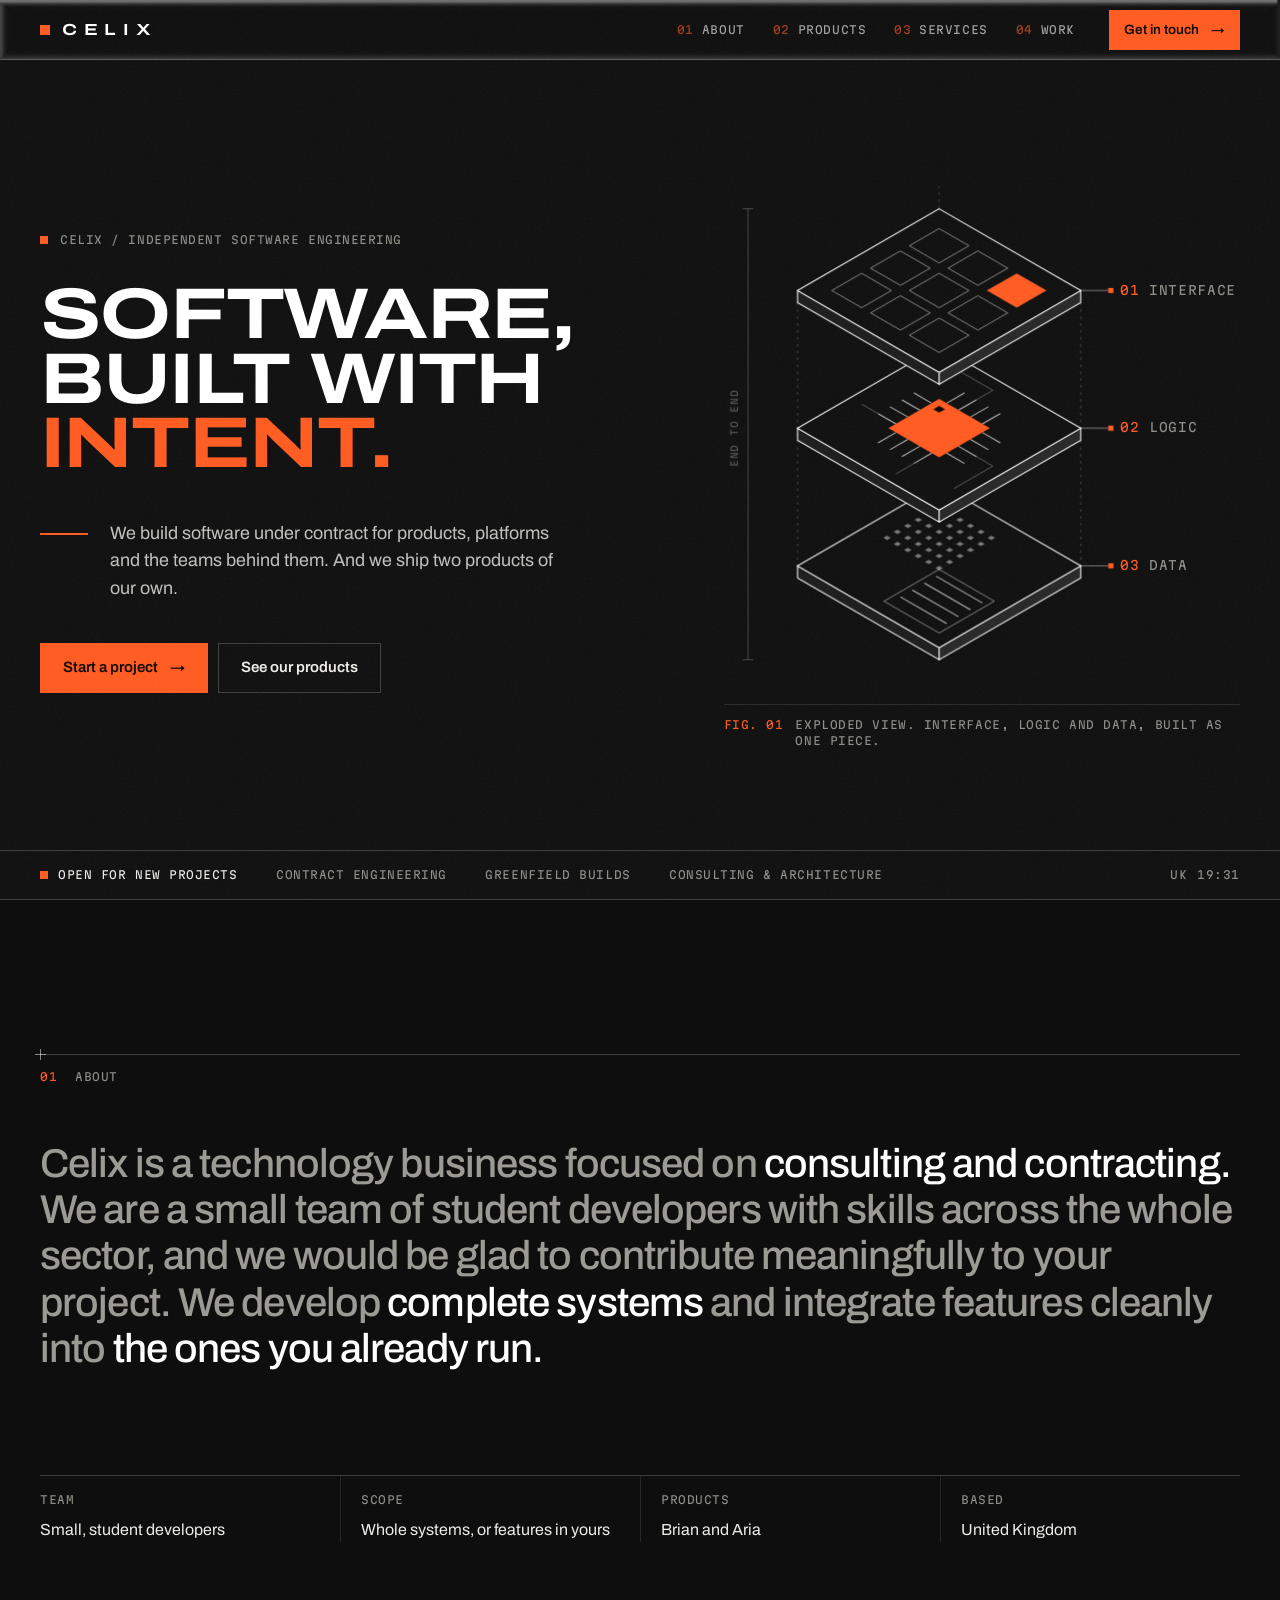
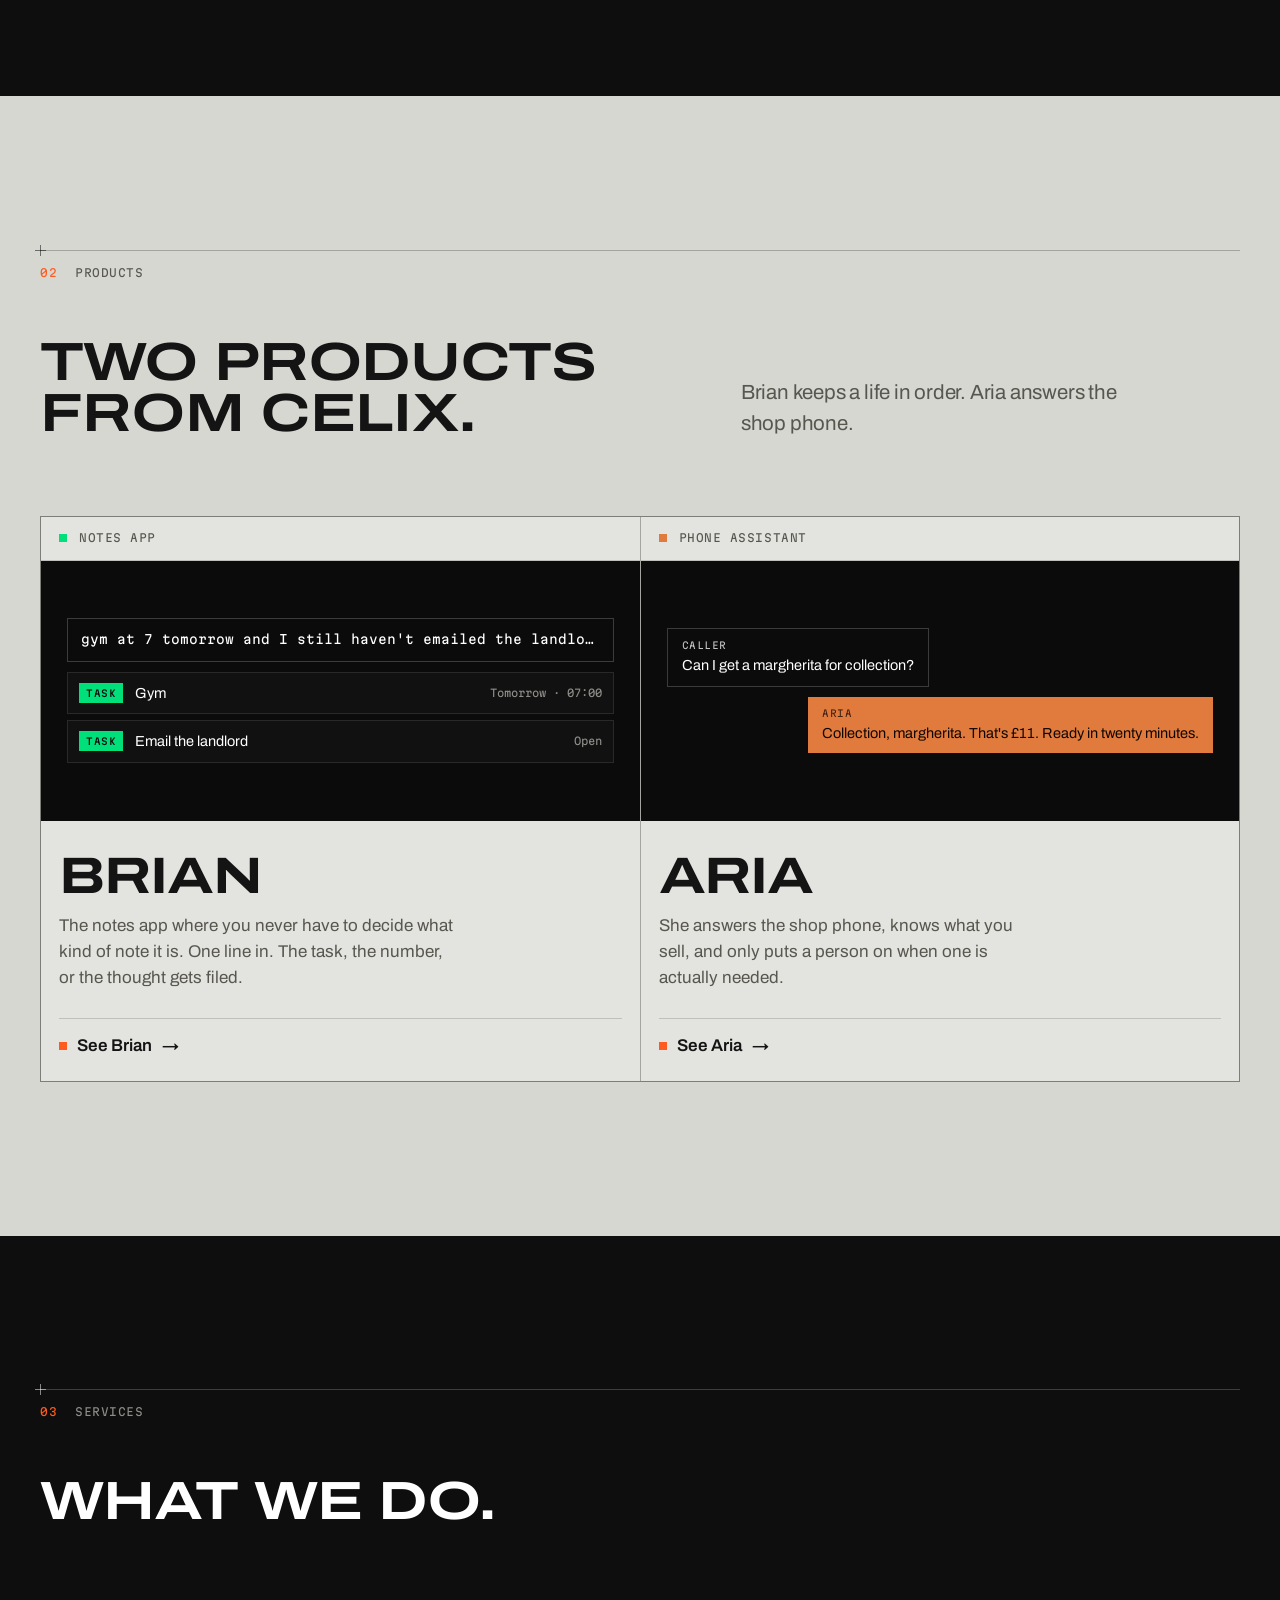
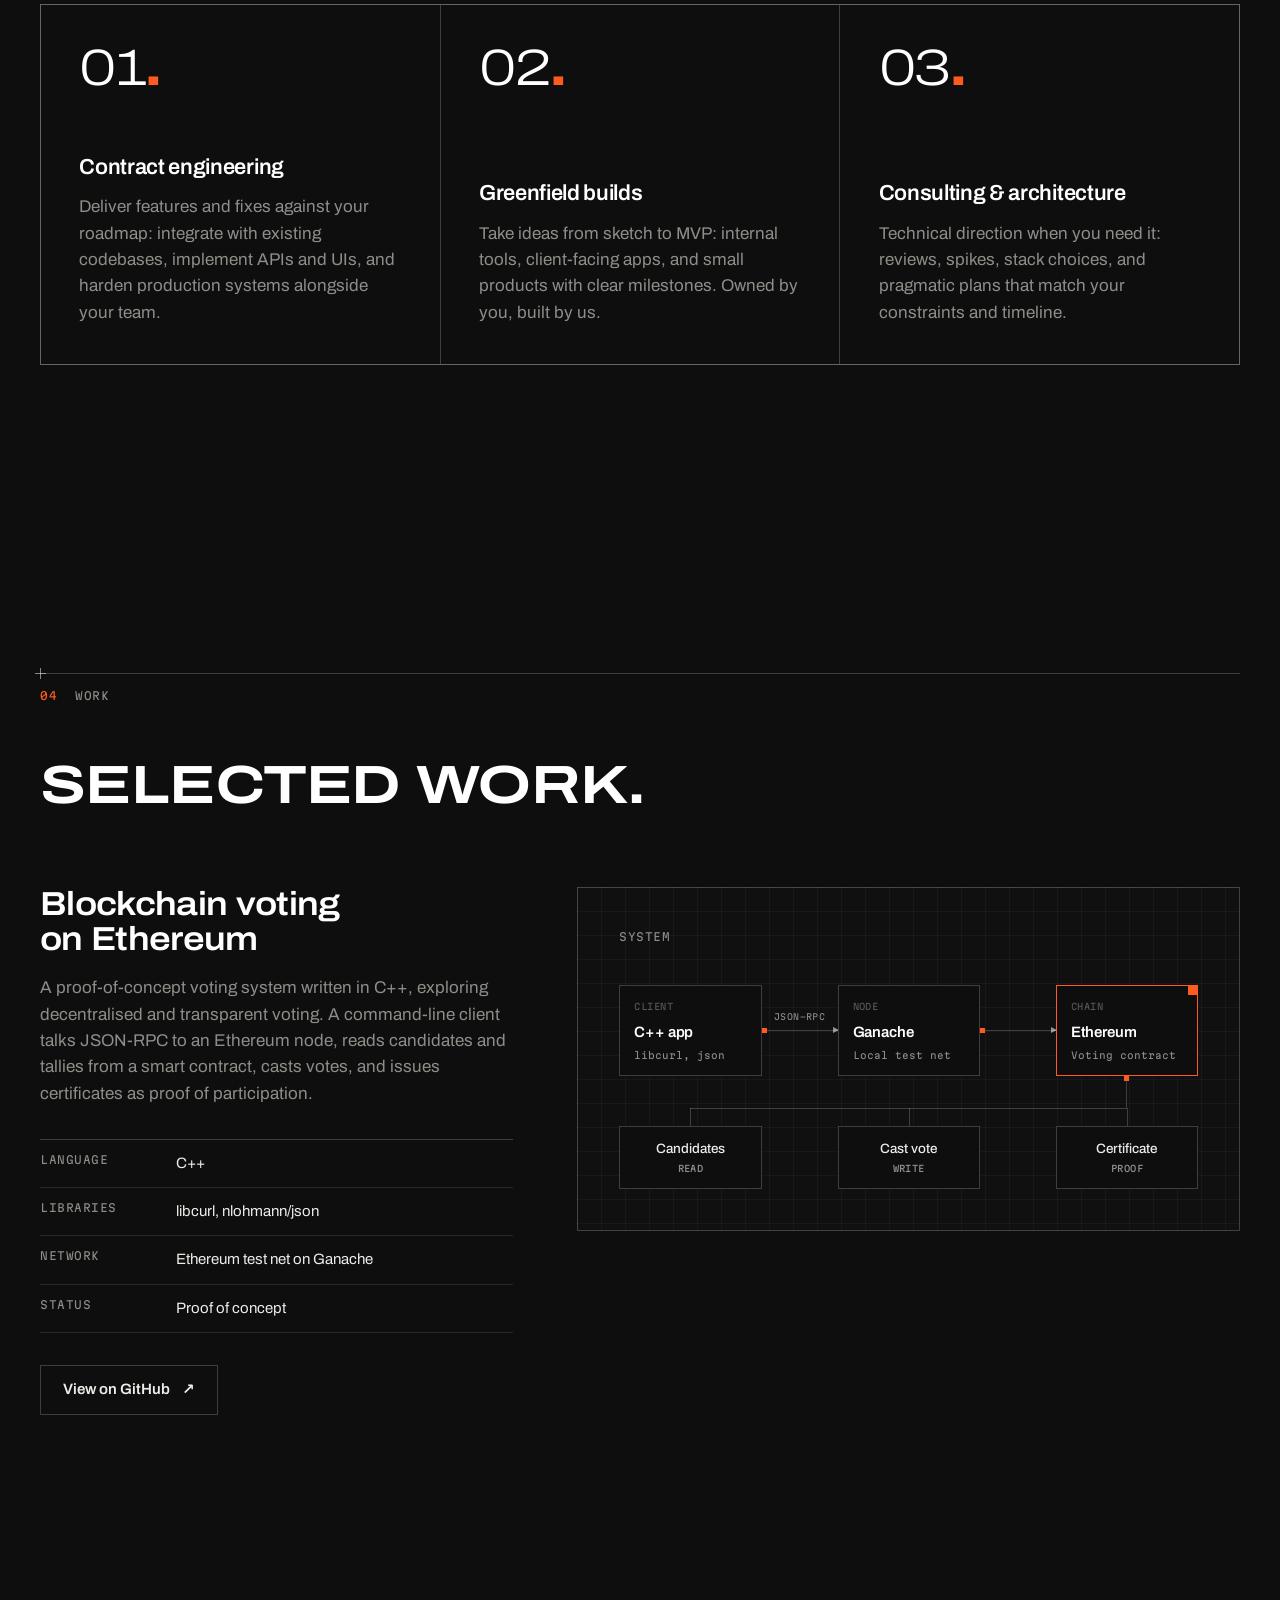
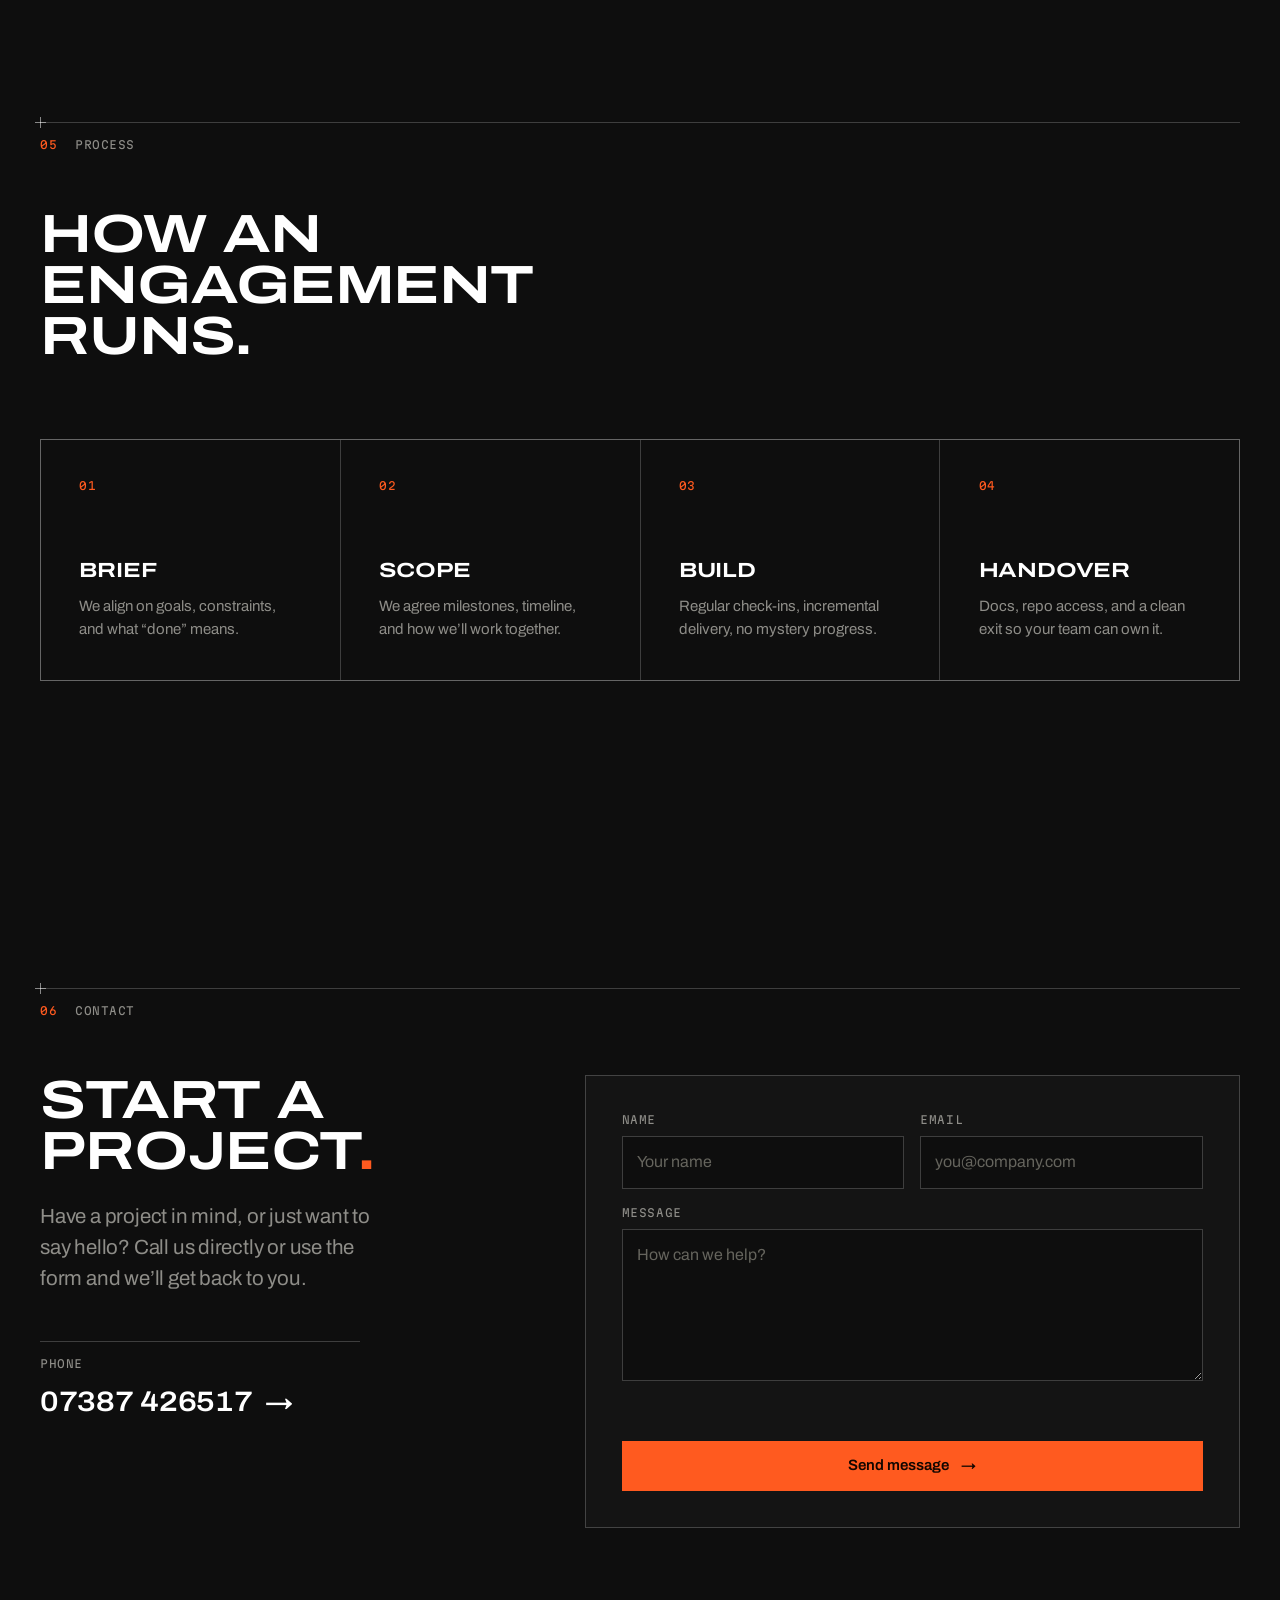
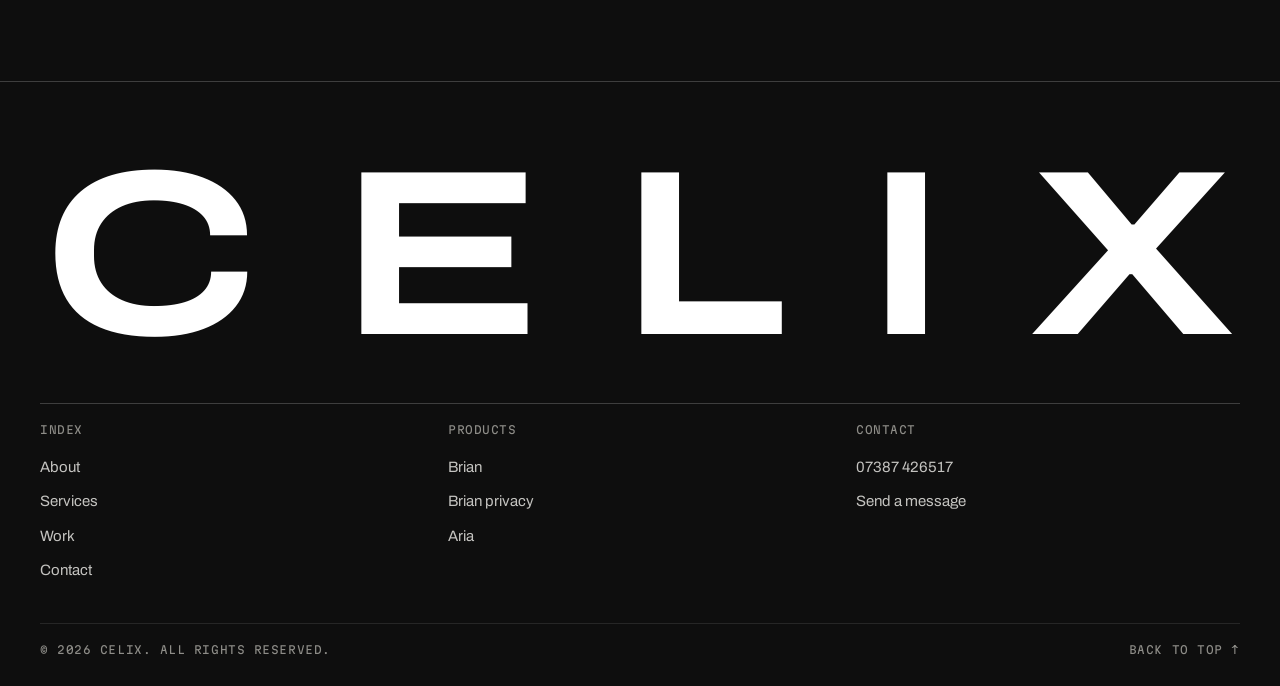
<file: index.html>
<!DOCTYPE html>
<html lang="en">

<head>
    <meta charset="UTF-8">
    <meta name="viewport" content="width=device-width, initial-scale=1.0, viewport-fit=cover">
    <title>Celix — Contract software development</title>
    <meta name="description" content="Celix builds software under contract and ships its own products: Brian, the notes app that files itself, and Aria, who answers the shop phone.">
    <meta name="theme-color" content="#0e0e0e">
    <link rel="preconnect" href="https://fonts.googleapis.com">
    <link rel="preconnect" href="https://fonts.gstatic.com" crossorigin>
    <link href="https://fonts.googleapis.com/css2?family=Archivo:wdth,wght@62..125,100..900&family=Martian+Mono:wght@400;500&display=swap" rel="stylesheet">
    <link rel="stylesheet" href="site.css">
</head>

<body>
    <a class="skip-link" href="#main">Skip to content</a>

    <header class="site-header" id="header">
        <nav class="nav glass" aria-label="Main">
            <div class="wrap nav__inner">
                <a href="#top" class="brand" aria-label="Celix, back to top">
                    <span class="brand__mark" aria-hidden="true"></span><span class="brand__word">Celix</span>
                </a>
                <div class="nav__links">
                    <a href="#about"><span class="nav__n">01</span>About</a>
                    <a href="#products"><span class="nav__n">02</span>Products</a>
                    <a href="#services"><span class="nav__n">03</span>Services</a>
                    <a href="#work"><span class="nav__n">04</span>Work</a>
                </div>
                <a href="#contact" class="btn btn--signal btn--sm">Get in touch <span class="arrow" aria-hidden="true">→</span></a>
                <button class="nav__toggle" id="menu-toggle" aria-expanded="false" aria-controls="mobile-menu">
                    <span class="bars" aria-hidden="true"></span><span class="sr-only">Menu</span>
                </button>
            </div>
        </nav>
        <div class="nav__menu glass" id="mobile-menu" hidden>
            <a href="#about"><span class="nav__n">01</span>About</a>
            <a href="#products"><span class="nav__n">02</span>Products</a>
            <a href="#services"><span class="nav__n">03</span>Services</a>
            <a href="#work"><span class="nav__n">04</span>Work</a>
            <a href="#contact" class="btn btn--signal btn--block">Get in touch <span class="arrow" aria-hidden="true">→</span></a>
        </div>
    </header>

    <main id="main">
        <!-- Hero -->
        <section class="hero" id="top" aria-labelledby="hero-title">
            <div class="wrap hero__grid">
                <div class="hero__copy">
                    <p class="label hero__kicker"><span class="sq" aria-hidden="true"></span>Celix / Independent software engineering</p>
                    <h1 class="t-display hero__title" id="hero-title">
                        <span class="line"><span style="--i: 0">Software,</span></span>
                        <span class="line"><span style="--i: 1">built with</span></span>
                        <span class="line"><span style="--i: 2" class="signal">intent.</span></span>
                    </h1>
                    <div class="hero__foot">
                        <p class="hero__lede">We build software under contract for products, platforms and the teams behind them. And we ship two products of our own.</p>
                    </div>
                    <div class="actions">
                        <a href="#contact" class="btn btn--signal">Start a project <span class="arrow" aria-hidden="true">→</span></a>
                        <a href="#products" class="btn btn--ghost">See our products</a>
                    </div>
                </div>

                <figure class="drawing" aria-labelledby="drawing-caption">
                    <svg class="stack" viewBox="0 0 600 600" aria-hidden="true">
                    <path class="guide" d="M85.5 154V460M414.5 154V460M250 249V555M250 45V19"/>
                    <g class="dim"><path d="M28 45V569M22 45h12M22 569h12"/><text x="16" y="300" transform="rotate(-90 16 300)" text-anchor="middle">End to end</text></g>
                    <g class="plate plate--3" transform="translate(250 460)">
                    <g class="plate__body">
                    <polygon class="side side--l" points="-164.5,0 0,95 0,109 -164.5,14"/>
                    <polygon class="side side--r" points="0,95 164.5,0 164.5,14 0,109"/>
                    <polygon class="face" points="0,-95 164.5,0 0,95 -164.5,0"/>
                    <polygon class="perf" points="0,-70 4.3,-67.5 0,-65 -4.3,-67.5"/><polygon class="perf" points="-12.1,-63 -7.8,-60.5 -12.1,-58 -16.5,-60.5"/><polygon class="perf" points="-24.2,-56 -19.9,-53.5 -24.2,-51 -28.6,-53.5"/><polygon class="perf" points="-36.4,-49 -32,-46.5 -36.4,-44 -40.7,-46.5"/><polygon class="perf" points="-48.5,-42 -44.2,-39.5 -48.5,-37 -52.8,-39.5"/><polygon class="perf" points="-60.6,-35 -56.3,-32.5 -60.6,-30 -64.9,-32.5"/><polygon class="perf" points="12.1,-63 16.5,-60.5 12.1,-58 7.8,-60.5"/><polygon class="perf" points="0,-56 4.3,-53.5 0,-51 -4.3,-53.5"/><polygon class="perf" points="-12.1,-49 -7.8,-46.5 -12.1,-44 -16.5,-46.5"/><polygon class="perf" points="-24.2,-42 -19.9,-39.5 -24.2,-37 -28.6,-39.5"/><polygon class="perf" points="-36.4,-35 -32,-32.5 -36.4,-30 -40.7,-32.5"/><polygon class="perf" points="-48.5,-28 -44.2,-25.5 -48.5,-23 -52.8,-25.5"/><polygon class="perf" points="24.2,-56 28.6,-53.5 24.2,-51 19.9,-53.5"/><polygon class="perf" points="12.1,-49 16.5,-46.5 12.1,-44 7.8,-46.5"/><polygon class="perf" points="0,-42 4.3,-39.5 0,-37 -4.3,-39.5"/><polygon class="perf" points="-12.1,-35 -7.8,-32.5 -12.1,-30 -16.5,-32.5"/><polygon class="perf" points="-24.2,-28 -19.9,-25.5 -24.2,-23 -28.6,-25.5"/><polygon class="perf" points="-36.4,-21 -32,-18.5 -36.4,-16 -40.7,-18.5"/><polygon class="perf" points="36.4,-49 40.7,-46.5 36.4,-44 32,-46.5"/><polygon class="perf" points="24.2,-42 28.6,-39.5 24.2,-37 19.9,-39.5"/><polygon class="perf" points="12.1,-35 16.5,-32.5 12.1,-30 7.8,-32.5"/><polygon class="perf" points="0,-28 4.3,-25.5 0,-23 -4.3,-25.5"/><polygon class="perf" points="-12.1,-21 -7.8,-18.5 -12.1,-16 -16.5,-18.5"/><polygon class="perf" points="-24.2,-14 -19.9,-11.5 -24.2,-9 -28.6,-11.5"/><polygon class="perf" points="48.5,-42 52.8,-39.5 48.5,-37 44.2,-39.5"/><polygon class="perf" points="36.4,-35 40.7,-32.5 36.4,-30 32,-32.5"/><polygon class="perf" points="24.2,-28 28.6,-25.5 24.2,-23 19.9,-25.5"/><polygon class="perf" points="12.1,-21 16.5,-18.5 12.1,-16 7.8,-18.5"/><polygon class="perf" points="0,-14 4.3,-11.5 0,-9 -4.3,-11.5"/><polygon class="perf" points="-12.1,-7 -7.8,-4.5 -12.1,-2 -16.5,-4.5"/><polygon class="perf" points="60.6,-35 65,-32.5 60.6,-30 56.3,-32.5"/><polygon class="perf" points="48.5,-28 52.8,-25.5 48.5,-23 44.2,-25.5"/><polygon class="perf" points="36.4,-21 40.7,-18.5 36.4,-16 32,-18.5"/><polygon class="perf" points="24.2,-14 28.6,-11.5 24.2,-9 19.9,-11.5"/><polygon class="perf" points="12.1,-7 16.5,-4.5 12.1,-2 7.8,-4.5"/><polygon class="perf" points="0,0 4.3,2.5 0,5 -4.3,2.5"/><polygon class="key" points="0,4 64.1,41 0,78 -64.1,41"/><path class="pin" d="M-3.5 12L50.2 43M-17.3 20L36.4 51M-31.2 28L22.5 59M-45 36L8.7 67"/>
                    <path class="leader" d="M164.5 0H196.5"/><rect class="tick" x="196.5" y="-3" width="6" height="6"/>
                    <text class="callout" x="210.5" y="5"><tspan class="callout__n">03</tspan> Data</text>
                    </g></g>
                    <g class="plate plate--2" transform="translate(250 300)">
                    <g class="plate__body">
                    <polygon class="side side--l" points="-164.5,0 0,95 0,109 -164.5,14"/>
                    <polygon class="side side--r" points="0,95 164.5,0 164.5,14 0,109"/>
                    <polygon class="face" points="0,-95 164.5,0 0,95 -164.5,0"/>
                    <path class="pin" d="M8.7 -29L29.4 -41M-50.2 5L-71 17M-8.7 -29L-29.4 -41M50.2 5L71 17M22.5 -21L43.3 -33M-36.4 13L-57.2 25M-22.5 -21L-43.3 -33M36.4 13L57.2 25M36.4 -13L57.2 -25M-22.5 21L-43.3 33M-36.4 -13L-57.2 -25M22.5 21L43.3 33M50.2 -5L71 -17M-8.7 29L-29.4 41M-50.2 -5L-71 -17M8.7 29L29.4 41"/><path class="trace" d="M43.3 -33L62.4 -44L17.3 -70M43.3 33L62.4 44L17.3 70M-71 -17L-90.1 -28M-29.4 41L-50.2 53"/><polygon class="fill-signal" points="0,-34 58.9,0 0,34 -58.9,0"/><polygon class="chip-dot" points="0,-26 6.9,-22 0,-18 -6.9,-22"/>
                    <path class="leader" d="M164.5 0H196.5"/><rect class="tick" x="196.5" y="-3" width="6" height="6"/>
                    <text class="callout" x="210.5" y="5"><tspan class="callout__n">02</tspan> Logic</text>
                    </g></g>
                    <g class="plate plate--1" transform="translate(250 140)">
                    <g class="plate__body">
                    <polygon class="side side--l" points="-164.5,0 0,95 0,109 -164.5,14"/>
                    <polygon class="side side--r" points="0,95 164.5,0 164.5,14 0,109"/>
                    <polygon class="face" points="0,-95 164.5,0 0,95 -164.5,0"/>
                    <polygon class="key" points="0,-72 34.6,-52 0,-32 -34.6,-52"/><polygon class="key" points="-45,-46 -10.4,-26 -45,-6 -79.7,-26"/><polygon class="key" points="-90.1,-20 -55.4,0 -90.1,20 -124.7,0"/><polygon class="key" points="45,-46 79.7,-26 45,-6 10.4,-26"/><polygon class="key" points="0,-20 34.6,0 0,20 -34.6,0"/><polygon class="key" points="-45,6 -10.4,26 -45,46 -79.7,26"/><polygon class="fill-signal" points="90.1,-20 124.7,0 90.1,20 55.4,0"/><polygon class="key" points="45,6 79.7,26 45,46 10.4,26"/><polygon class="key" points="0,32 34.6,52 0,72 -34.6,52"/>
                    <path class="leader" d="M164.5 0H196.5"/><rect class="tick" x="196.5" y="-3" width="6" height="6"/>
                    <text class="callout" x="210.5" y="5"><tspan class="callout__n">01</tspan> Interface</text>
                    </g></g>
                    </svg>
                    <figcaption class="label" id="drawing-caption"><span class="fig">Fig. 01</span><span>Exploded view. Interface, logic and data, built as one piece.</span></figcaption>
                </figure>
            </div>

            <div class="strip">
                <div class="wrap strip__inner">
                    <span class="label strip__on"><span class="led" aria-hidden="true"></span>Open for new projects</span>
                    <span class="label strip__opt">Contract engineering</span>
                    <span class="label strip__opt">Greenfield builds</span>
                    <span class="label strip__opt">Consulting &amp; architecture</span>
                    <span class="label strip__clock">UK <span data-clock>--:--</span></span>
                </div>
            </div>
        </section>

        <!-- 01 About -->
        <section class="section" id="about" aria-labelledby="about-title">
            <div class="wrap">
                <header class="sec-head">
                    <span class="label sec-head__n">01</span>
                    <h2 class="label" id="about-title">About</h2>
                </header>
                <p class="statement" data-reveal>Celix is a technology business focused on <b>consulting and contracting.</b> We are a small team of student developers with skills across the whole sector, and we would be glad to contribute meaningfully to your project. We develop <b>complete systems</b> and integrate features cleanly into <b>the ones you already run.</b></p>
                <dl class="specs" data-reveal>
                    <div><dt class="label">Team</dt><dd>Small, student developers</dd></div>
                    <div><dt class="label">Scope</dt><dd>Whole systems, or features in yours</dd></div>
                    <div><dt class="label">Products</dt><dd>Brian and Aria</dd></div>
                    <div><dt class="label">Based</dt><dd>United Kingdom</dd></div>
                </dl>
            </div>
        </section>

        <!-- 02 Products -->
        <section class="section section--alu" id="products" data-light aria-labelledby="products-title">
            <div class="wrap">
                <header class="sec-head">
                    <span class="label sec-head__n">02</span>
                    <span class="label">Products</span>
                </header>
                <div class="sec-title">
                    <h2 class="t-headline" id="products-title">Two products from Celix.</h2>
                    <p class="lede">Brian keeps a life in order. Aria answers the shop phone.</p>
                </div>

                <div class="products" data-reveal>
                    <a href="brian/" class="product">
                        <div class="product__top">
                            <span class="led led--brian" aria-hidden="true"></span>
                            <span class="label">Notes app</span>
                        </div>
                        <div class="product__screen screen" aria-hidden="true">
                            <div class="mini-line">gym at 7 tomorrow and I still haven't emailed the landlord</div>
                            <div class="filed">
                                <div class="filed__row"><span class="tag tag--task">Task</span><span class="filed__what">Gym</span><span class="filed__meta">Tomorrow · 07:00</span></div>
                                <div class="filed__row"><span class="tag tag--task">Task</span><span class="filed__what">Email the landlord</span><span class="filed__meta">Open</span></div>
                            </div>
                        </div>
                        <div class="product__body">
                            <h3 class="product__name">Brian</h3>
                            <p class="body">The notes app where you never have to decide what kind of note it is. One line in. The task, the number, or the thought gets filed.</p>
                            <span class="cta">See Brian <span class="arrow" aria-hidden="true">→</span></span>
                        </div>
                    </a>

                    <a href="aria/" class="product">
                        <div class="product__top">
                            <span class="led led--aria" aria-hidden="true"></span>
                            <span class="label">Phone assistant</span>
                        </div>
                        <div class="product__screen screen" aria-hidden="true">
                            <div class="bubble bubble--caller"><small>Caller</small>Can I get a margherita for collection?</div>
                            <div class="bubble bubble--aria"><small>Aria</small>Collection, margherita. That's £11. Ready in twenty minutes.</div>
                        </div>
                        <div class="product__body">
                            <h3 class="product__name">Aria</h3>
                            <p class="body">She answers the shop phone, knows what you sell, and only puts a person on when one is actually needed.</p>
                            <span class="cta">See Aria <span class="arrow" aria-hidden="true">→</span></span>
                        </div>
                    </a>
                </div>
            </div>
        </section>

        <!-- 03 Services -->
        <section class="section" id="services" aria-labelledby="services-title">
            <div class="wrap">
                <header class="sec-head">
                    <span class="label sec-head__n">03</span>
                    <span class="label">Services</span>
                </header>
                <div class="sec-title">
                    <h2 class="t-headline" id="services-title">What we do.</h2>
                </div>

                <div class="cells" data-reveal>
                    <article class="cell service">
                        <span class="service__n">01<span class="signal">.</span></span>
                        <h3>Contract engineering</h3>
                        <p class="body">Deliver features and fixes against your roadmap: integrate with existing codebases, implement APIs and UIs, and harden production systems alongside your team.</p>
                    </article>
                    <article class="cell service">
                        <span class="service__n">02<span class="signal">.</span></span>
                        <h3>Greenfield builds</h3>
                        <p class="body">Take ideas from sketch to MVP: internal tools, client-facing apps, and small products with clear milestones. Owned by you, built by us.</p>
                    </article>
                    <article class="cell service">
                        <span class="service__n">03<span class="signal">.</span></span>
                        <h3>Consulting &amp; architecture</h3>
                        <p class="body">Technical direction when you need it: reviews, spikes, stack choices, and pragmatic plans that match your constraints and timeline.</p>
                    </article>
                </div>
            </div>
        </section>

        <!-- 04 Work -->
        <section class="section" id="work" aria-labelledby="work-title">
            <div class="wrap">
                <header class="sec-head">
                    <span class="label sec-head__n">04</span>
                    <span class="label">Work</span>
                </header>
                <div class="sec-title">
                    <h2 class="t-headline" id="work-title">Selected work.</h2>
                </div>

                <div class="work">
                    <div class="work__copy" data-reveal>
                        <h3 class="work__title">Blockchain voting on Ethereum</h3>
                        <p class="body">A proof-of-concept voting system written in C++, exploring decentralised and transparent voting. A command-line client talks JSON-RPC to an Ethereum node, reads candidates and tallies from a smart contract, casts votes, and issues certificates as proof of participation.</p>
                        <dl class="kv">
                            <div><dt class="label">Language</dt><dd>C++</dd></div>
                            <div><dt class="label">Libraries</dt><dd>libcurl, nlohmann/json</dd></div>
                            <div><dt class="label">Network</dt><dd>Ethereum test net on Ganache</dd></div>
                            <div><dt class="label">Status</dt><dd>Proof of concept</dd></div>
                        </dl>
                        <a href="https://github.com/UBERCOW123/Blockchain-Voting" target="_blank" rel="noopener noreferrer" class="btn btn--ghost">View on GitHub <span class="arrow arrow--up" aria-hidden="true">↗</span></a>
                    </div>

                    <figure class="blueprint" data-reveal style="--d: 0.08s" aria-label="Diagram: the C++ client sends JSON-RPC to a Ganache node, which runs the voting contract on Ethereum. The contract serves candidates, takes votes, and backs certificates.">
                        <p class="label blueprint__head" aria-hidden="true">System</p>
                        <div class="flow" aria-hidden="true">
                            <div class="node"><span class="label">Client</span><b>C++ app</b><small>libcurl, json</small></div>
                            <div class="wire"><span class="label">JSON-RPC</span><i></i><i></i></div>
                            <div class="node"><span class="label">Node</span><b>Ganache</b><small>Local test net</small></div>
                            <div class="wire"><i></i><i></i></div>
                            <div class="node node--chain"><span class="label">Chain</span><b>Ethereum</b><small>Voting contract</small></div>
                            <div class="drop"><i></i></div>
                            <div class="outs">
                                <div class="out">Candidates<small>Read</small></div>
                                <div class="out">Cast vote<small>Write</small></div>
                                <div class="out">Certificate<small>Proof</small></div>
                            </div>
                        </div>
                    </figure>
                </div>
            </div>
        </section>

        <!-- 05 Process -->
        <section class="section" id="process" aria-labelledby="process-title">
            <div class="wrap">
                <header class="sec-head">
                    <span class="label sec-head__n">05</span>
                    <span class="label">Process</span>
                </header>
                <div class="sec-title">
                    <h2 class="t-headline" id="process-title">How an engagement runs.</h2>
                </div>

                <ol class="cells cells--4" data-reveal>
                    <li class="cell step">
                        <span class="label step__n">01</span>
                        <h3>Brief</h3>
                        <p>We align on goals, constraints, and what “done” means.</p>
                    </li>
                    <li class="cell step">
                        <span class="label step__n">02</span>
                        <h3>Scope</h3>
                        <p>We agree milestones, timeline, and how we’ll work together.</p>
                    </li>
                    <li class="cell step">
                        <span class="label step__n">03</span>
                        <h3>Build</h3>
                        <p>Regular check-ins, incremental delivery, no mystery progress.</p>
                    </li>
                    <li class="cell step">
                        <span class="label step__n">04</span>
                        <h3>Handover</h3>
                        <p>Docs, repo access, and a clean exit so your team can own it.</p>
                    </li>
                </ol>
            </div>
        </section>

        <!-- 06 Contact -->
        <section class="section" id="contact" aria-labelledby="contact-title">
            <div class="wrap">
                <header class="sec-head">
                    <span class="label sec-head__n">06</span>
                    <span class="label">Contact</span>
                </header>

                <div class="contact">
                    <div class="contact__copy" data-reveal>
                        <h2 class="t-headline" id="contact-title">Start a project<span class="signal">.</span></h2>
                        <p class="lede">Have a project in mind, or just want to say hello? Call us directly or use the form and we’ll get back to you.</p>
                        <a href="tel:+447387426517" class="phone">
                            <span class="label">Phone</span>
                            <strong>07387 426517 <span class="arrow" aria-hidden="true">→</span></strong>
                        </a>
                    </div>

                    <div class="contact__panel" data-reveal style="--d: 0.06s">
                        <form id="contact-form" class="form" novalidate>
                            <input type="hidden" name="access_key" value="6d5a403b-d26f-4409-9ef5-2a6310034a92">
                            <input type="checkbox" name="botcheck" class="sr-only" tabindex="-1" autocomplete="off" aria-hidden="true">
                            <div class="form__row">
                                <div class="field">
                                    <label class="label" for="name">Name</label>
                                    <input class="input" type="text" id="name" name="name" placeholder="Your name" autocomplete="name" required>
                                </div>
                                <div class="field">
                                    <label class="label" for="email">Email</label>
                                    <input class="input" type="email" id="email" name="email" placeholder="you@company.com" autocomplete="email" required>
                                </div>
                            </div>
                            <div class="field">
                                <label class="label" for="message">Message</label>
                                <textarea class="input" id="message" name="message" rows="5" placeholder="How can we help?" required></textarea>
                            </div>
                            <p class="form__status" id="form-status" role="status" aria-live="polite"></p>
                            <button type="submit" class="btn btn--signal btn--block">Send message <span class="arrow" aria-hidden="true">→</span></button>
                        </form>
                    </div>
                </div>
            </div>
        </section>
    </main>

    <footer class="site-footer">
        <div class="wrap">
            <svg class="footer__word" viewBox="0 0 1000 150" role="img" aria-label="Celix">
                <text x="0" y="146" font-size="196" textLength="1000" lengthAdjust="spacing">CELIX</text>
            </svg>
            <div class="footer__grid">
                <div>
                    <span class="label">Index</span>
                    <ul>
                        <li><a href="#about">About</a></li>
                        <li><a href="#services">Services</a></li>
                        <li><a href="#work">Work</a></li>
                        <li><a href="#contact">Contact</a></li>
                    </ul>
                </div>
                <div>
                    <span class="label">Products</span>
                    <ul>
                        <li><a href="brian/">Brian</a></li>
                        <li><a href="brian/privacy/">Brian privacy</a></li>
                        <li><a href="aria/">Aria</a></li>
                    </ul>
                </div>
                <div>
                    <span class="label">Contact</span>
                    <ul>
                        <li><a href="tel:+447387426517">07387 426517</a></li>
                        <li><a href="#contact">Send a message</a></li>
                    </ul>
                </div>
            </div>
            <div class="footer__base">
                <span class="label">&copy; <span data-year>2026</span> Celix. All rights reserved.</span>
                <a href="#top" class="label">Back to top ↑</a>
            </div>
        </div>
    </footer>

    <script src="site.js"></script>
    <script>
        (() => {
            const form = document.getElementById('contact-form');
            const status = document.getElementById('form-status');
            if (!form) return;

            form.addEventListener('submit', async (event) => {
                event.preventDefault();
                status.className = 'form__status';
                if (!form.checkValidity()) {
                    status.textContent = 'Please fill in your name, a valid email and a message.';
                    status.classList.add('err');
                    form.querySelector(':invalid')?.focus();
                    return;
                }

                const button = form.querySelector('button[type="submit"]');
                const label = button.innerHTML;
                button.textContent = 'Sending…';
                button.disabled = true;
                status.textContent = '';

                try {
                    const response = await fetch('https://api.web3forms.com/submit', {
                        method: 'POST',
                        headers: { 'Content-Type': 'application/json', Accept: 'application/json' },
                        body: JSON.stringify(Object.fromEntries(new FormData(form))),
                    });
                    const json = await response.json();
                    if (response.ok && json.success) {
                        status.textContent = 'Thanks, your message is on its way.';
                        status.classList.add('ok');
                        form.reset();
                    } else {
                        status.textContent = json.message || 'Something went wrong. Please try again.';
                        status.classList.add('err');
                    }
                } catch {
                    status.textContent = 'Network error. Please try again.';
                    status.classList.add('err');
                } finally {
                    button.innerHTML = label;
                    button.disabled = false;
                }
            });
        })();
    </script>
</body>

</html>
</file>
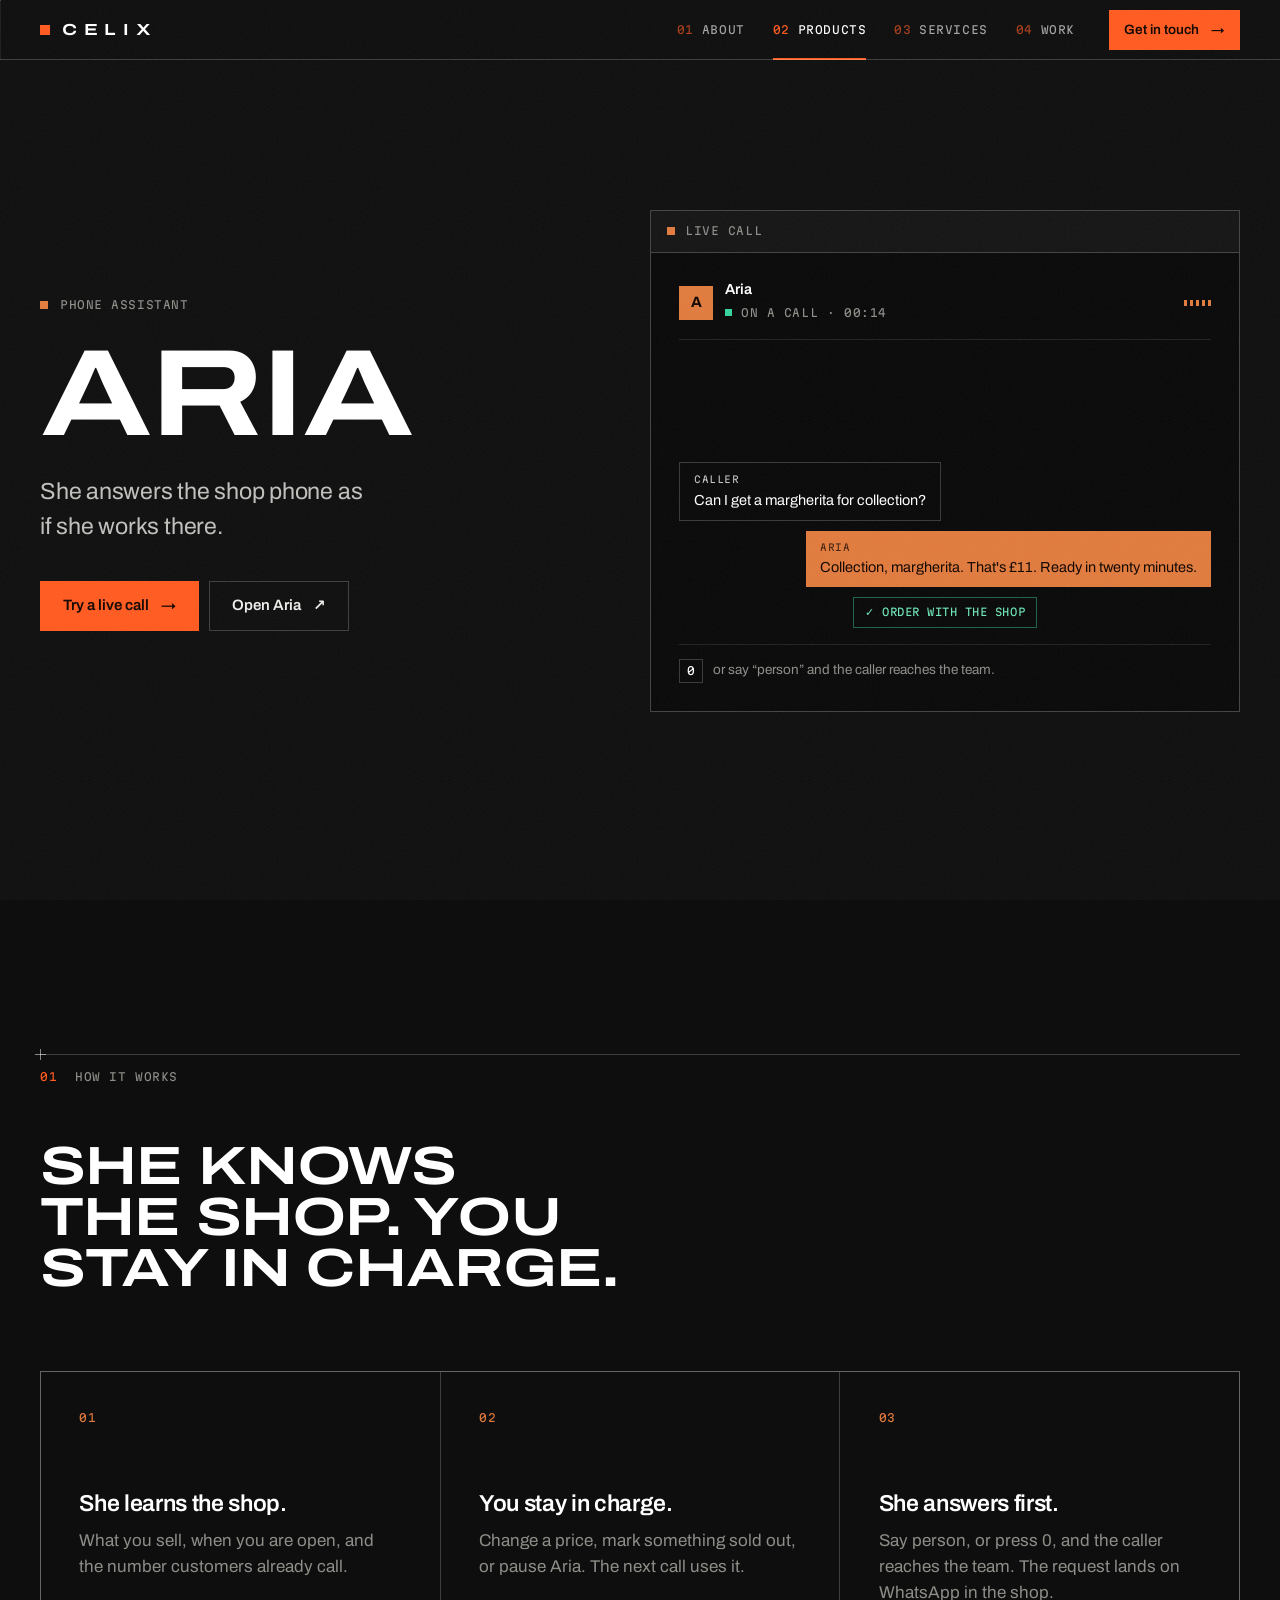
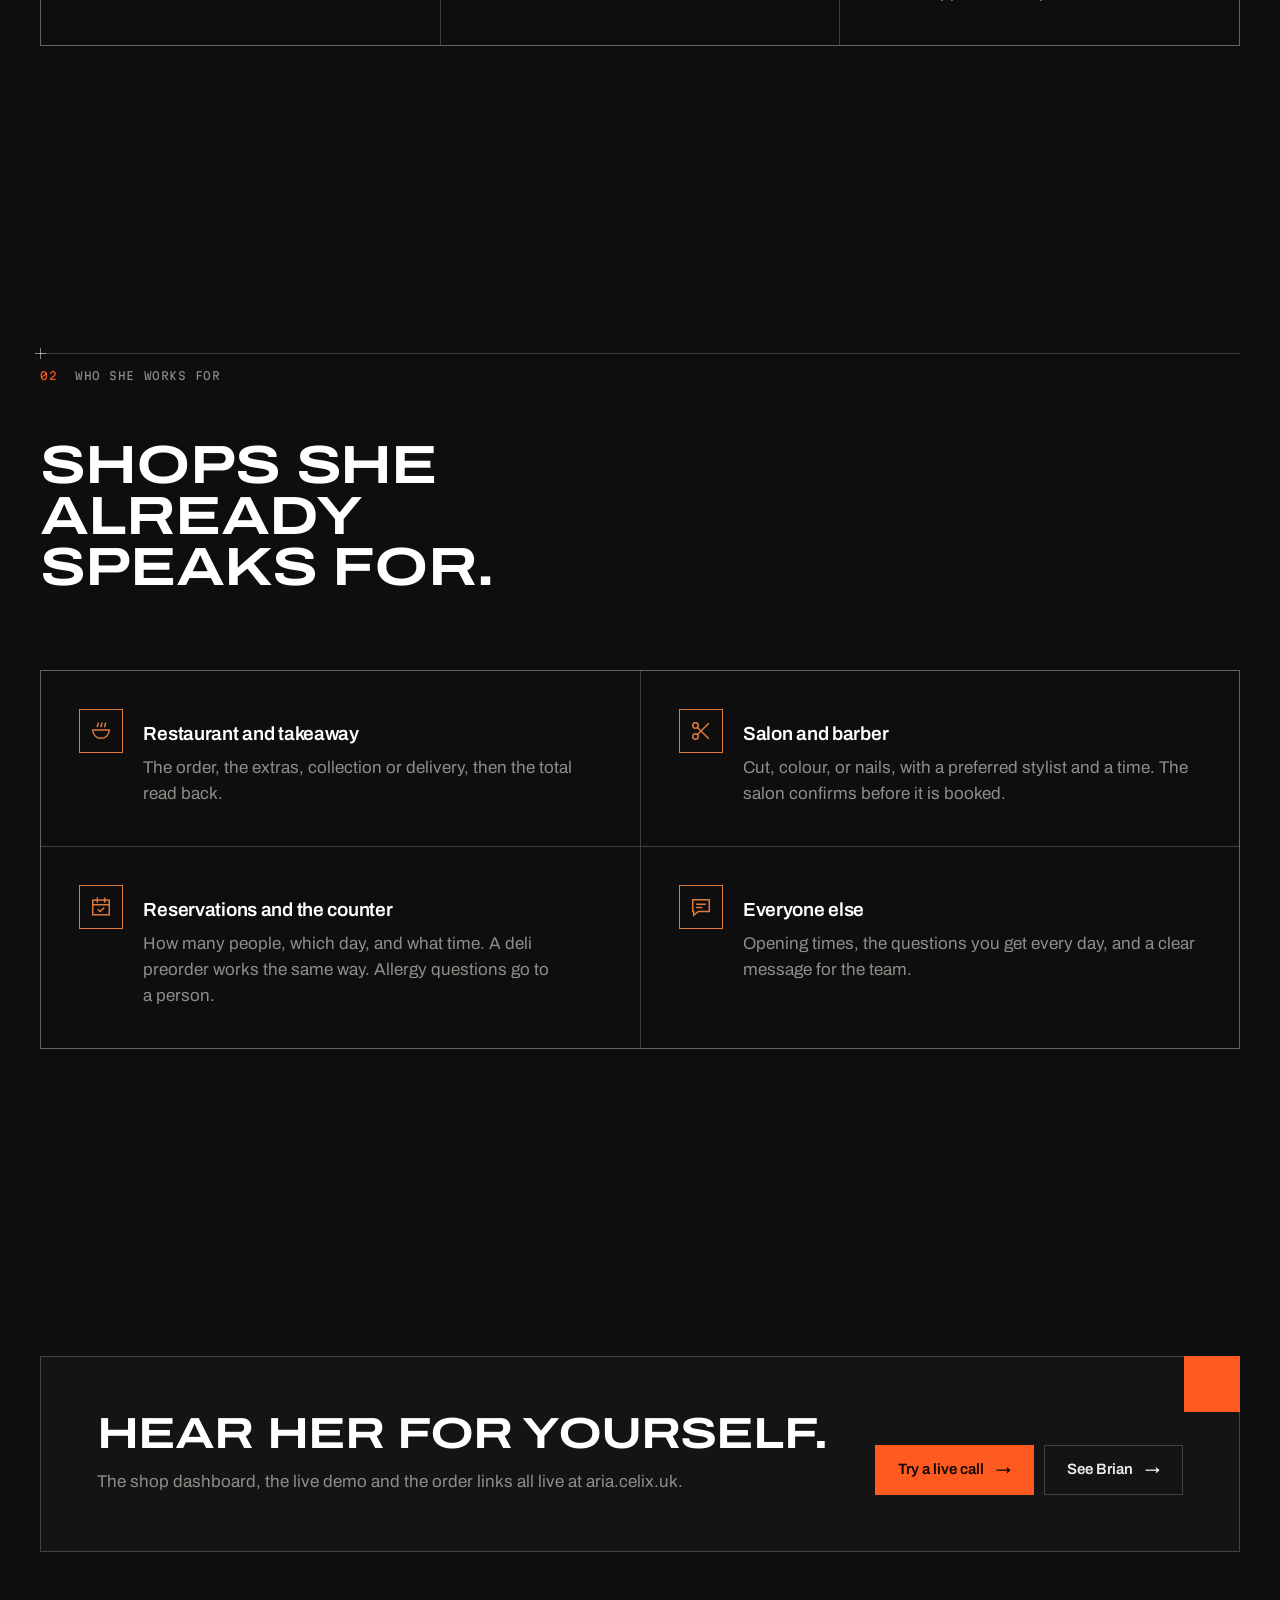
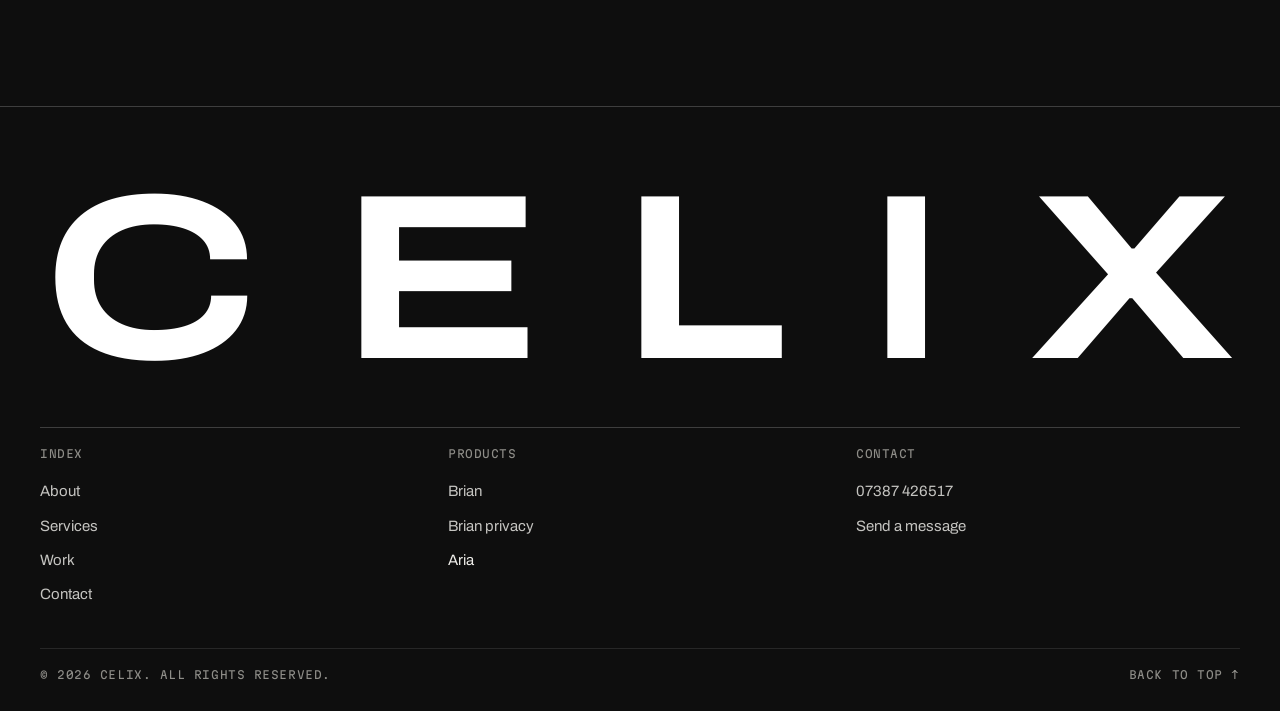
<file: aria/index.html>
<!DOCTYPE html>
<html lang="en">

<head>
    <meta charset="UTF-8">
    <meta name="viewport" content="width=device-width, initial-scale=1.0, viewport-fit=cover">
    <title>Aria — Celix</title>
    <meta name="description" content="Aria answers the shop phone for UK local businesses. She takes the order and puts callers through to staff when a person is needed.">
    <meta name="theme-color" content="#0e0e0e">
    <link rel="preconnect" href="https://fonts.googleapis.com">
    <link rel="preconnect" href="https://fonts.gstatic.com" crossorigin>
    <link href="https://fonts.googleapis.com/css2?family=Archivo:wdth,wght@62..125,100..900&family=Martian+Mono:wght@400;500&display=swap" rel="stylesheet">
    <link rel="stylesheet" href="../site.css">
</head>

<body class="page-aria">
    <a class="skip-link" href="#main">Skip to content</a>

    <header class="site-header" id="header">
        <nav class="nav glass" aria-label="Main">
            <div class="wrap nav__inner">
                <a href="../" class="brand" aria-label="Celix home">
                    <span class="brand__mark" aria-hidden="true"></span><span class="brand__word">Celix</span>
                </a>
                <div class="nav__links">
                    <a href="../#about"><span class="nav__n">01</span>About</a>
                    <a href="../#products" aria-current="true"><span class="nav__n">02</span>Products</a>
                    <a href="../#services"><span class="nav__n">03</span>Services</a>
                    <a href="../#work"><span class="nav__n">04</span>Work</a>
                </div>
                <a href="../#contact" class="btn btn--signal btn--sm">Get in touch <span class="arrow" aria-hidden="true">→</span></a>
                <button class="nav__toggle" id="menu-toggle" aria-expanded="false" aria-controls="mobile-menu">
                    <span class="bars" aria-hidden="true"></span><span class="sr-only">Menu</span>
                </button>
            </div>
        </nav>
        <div class="nav__menu glass" id="mobile-menu" hidden>
            <a href="../#about"><span class="nav__n">01</span>About</a>
            <a href="../#products"><span class="nav__n">02</span>Products</a>
            <a href="../#services"><span class="nav__n">03</span>Services</a>
            <a href="../#work"><span class="nav__n">04</span>Work</a>
            <a href="../#contact" class="btn btn--signal btn--block">Get in touch <span class="arrow" aria-hidden="true">→</span></a>
        </div>
    </header>

    <main id="main">
        <div class="wrap">
            <section class="p-hero" aria-labelledby="p-title">
                <div class="p-hero__copy">
                    <p class="label hero__kicker"><span class="led led--aria" aria-hidden="true"></span>Phone assistant</p>
                    <h1 class="t-display p-hero__name" id="p-title">Aria</h1>
                    <p class="lede">She answers the shop phone as if she works there.</p>
                    <div class="actions">
                        <a href="https://aria.celix.uk/demo" class="btn btn--signal">Try a live call <span class="arrow" aria-hidden="true">→</span></a>
                        <a href="https://aria.celix.uk" class="btn btn--ghost">Open Aria <span class="arrow arrow--up" aria-hidden="true">↗</span></a>
                    </div>
                </div>

                <figure class="frame" aria-label="Example call between a customer and Aria">
                    <div class="frame__bar">
                        <span class="label"><span class="led led--aria" aria-hidden="true"></span>Live call</span>
                    </div>
                    <div class="frame__screen screen" id="call">
                        <div class="demo__bar">
                            <div class="call__who">
                                <span class="call__avatar" aria-hidden="true">A</span>
                                <div>
                                    <div class="call__name">Aria</div>
                                    <div class="call__status label"><span class="live" aria-hidden="true"></span> On a call · <span id="call-timer">00:14</span></div>
                                </div>
                            </div>
                            <div class="wave" aria-hidden="true"><i></i><i></i><i></i><i></i><i></i></div>
                        </div>
                        <div class="transcript" id="transcript">
                            <div class="bubble bubble--caller"><small>Caller</small>Can I get a margherita for collection?</div>
                            <div class="bubble bubble--aria"><small>Aria</small>Collection, margherita. That's £11. Ready in twenty minutes.</div>
                            <span class="toast">✓ Order with the shop</span>
                        </div>
                        <div class="call__foot">
                            <span class="kbd">0</span> or say “person” and the caller reaches the team.
                        </div>
                    </div>
                </figure>
            </section>
        </div>

        <section class="section" id="how" aria-labelledby="how-title">
            <div class="wrap">
                <header class="sec-head">
                    <span class="label sec-head__n">01</span>
                    <span class="label">How it works</span>
                </header>
                <div class="sec-title">
                    <h2 class="t-headline" id="how-title">She knows the shop. You stay in charge.</h2>
                </div>
                <div class="cells" data-reveal>
                    <article class="cell module">
                        <span class="label module__n">01</span>
                        <h3>She learns the shop.</h3>
                        <p class="body">What you sell, when you are open, and the number customers already call.</p>
                    </article>
                    <article class="cell module">
                        <span class="label module__n">02</span>
                        <h3>You stay in charge.</h3>
                        <p class="body">Change a price, mark something sold out, or pause Aria. The next call uses it.</p>
                    </article>
                    <article class="cell module">
                        <span class="label module__n">03</span>
                        <h3>She answers first.</h3>
                        <p class="body">Say person, or press 0, and the caller reaches the team. The request lands on WhatsApp in the shop.</p>
                    </article>
                </div>
            </div>
        </section>

        <section class="section" aria-labelledby="shops-title">
            <div class="wrap">
                <header class="sec-head">
                    <span class="label sec-head__n">02</span>
                    <span class="label">Who she works for</span>
                </header>
                <div class="sec-title">
                    <h2 class="t-headline" id="shops-title">Shops she already speaks for.</h2>
                </div>
                <div class="cells cells--2" data-reveal>
                    <article class="cell shop">
                        <span class="shop__icon" aria-hidden="true">
                            <svg width="22" height="22" viewBox="0 0 24 24" fill="none" stroke="currentColor" stroke-width="1.6" stroke-linecap="square" stroke-linejoin="miter"><path d="M3 11h18a9 9 0 0 1-18 0Z"/><path d="M8 7c0-1.5 1-2 1-3.5M12 7c0-1.5 1-2 1-3.5M16 7c0-1.5 1-2 1-3.5"/></svg>
                        </span>
                        <div>
                            <h3>Restaurant and takeaway</h3>
                            <p class="body">The order, the extras, collection or delivery, then the total read back.</p>
                        </div>
                    </article>
                    <article class="cell shop">
                        <span class="shop__icon" aria-hidden="true">
                            <svg width="22" height="22" viewBox="0 0 24 24" fill="none" stroke="currentColor" stroke-width="1.6" stroke-linecap="square" stroke-linejoin="miter"><circle cx="6" cy="6" r="3"/><circle cx="6" cy="18" r="3"/><path d="M8.1 8.1 20 20M8.1 15.9 20 4"/></svg>
                        </span>
                        <div>
                            <h3>Salon and barber</h3>
                            <p class="body">Cut, colour, or nails, with a preferred stylist and a time. The salon confirms before it is booked.</p>
                        </div>
                    </article>
                    <article class="cell shop">
                        <span class="shop__icon" aria-hidden="true">
                            <svg width="22" height="22" viewBox="0 0 24 24" fill="none" stroke="currentColor" stroke-width="1.6" stroke-linecap="square" stroke-linejoin="miter"><rect x="3" y="4.5" width="18" height="16"/><path d="M3 9.5h18M8 2.5v4M16 2.5v4"/><path d="m9 15 2 2 4-4"/></svg>
                        </span>
                        <div>
                            <h3>Reservations and the counter</h3>
                            <p class="body">How many people, which day, and what time. A deli preorder works the same way. Allergy questions go to a person.</p>
                        </div>
                    </article>
                    <article class="cell shop">
                        <span class="shop__icon" aria-hidden="true">
                            <svg width="22" height="22" viewBox="0 0 24 24" fill="none" stroke="currentColor" stroke-width="1.6" stroke-linecap="square" stroke-linejoin="miter"><path d="M3 4h18v13H9l-5 4v-4H3Z"/><path d="M7.5 9h9M7.5 12.5h5"/></svg>
                        </span>
                        <div>
                            <h3>Everyone else</h3>
                            <p class="body">Opening times, the questions you get every day, and a clear message for the team.</p>
                        </div>
                    </article>
                </div>
            </div>
        </section>

        <section class="section" aria-label="Try Aria">
            <div class="wrap">
                <div class="outro" data-reveal>
                    <div>
                        <h2 class="t-headline">Hear her for yourself.</h2>
                        <p class="body">The shop dashboard, the live demo and the order links all live at aria.celix.uk.</p>
                    </div>
                    <div class="actions">
                        <a href="https://aria.celix.uk/demo" class="btn btn--signal">Try a live call <span class="arrow" aria-hidden="true">→</span></a>
                        <a href="../brian/" class="btn btn--ghost">See Brian <span class="arrow" aria-hidden="true">→</span></a>
                    </div>
                </div>
            </div>
        </section>
    </main>

    <footer class="site-footer">
        <div class="wrap">
            <svg class="footer__word" viewBox="0 0 1000 150" role="img" aria-label="Celix">
                <text x="0" y="146" font-size="196" textLength="1000" lengthAdjust="spacing">CELIX</text>
            </svg>
            <div class="footer__grid">
                <div>
                    <span class="label">Index</span>
                    <ul>
                        <li><a href="../#about">About</a></li>
                        <li><a href="../#services">Services</a></li>
                        <li><a href="../#work">Work</a></li>
                        <li><a href="../#contact">Contact</a></li>
                    </ul>
                </div>
                <div>
                    <span class="label">Products</span>
                    <ul>
                        <li><a href="../brian/">Brian</a></li>
                        <li><a href="../brian/privacy/">Brian privacy</a></li>
                        <li><a href="./" aria-current="page">Aria</a></li>
                    </ul>
                </div>
                <div>
                    <span class="label">Contact</span>
                    <ul>
                        <li><a href="tel:+447387426517">07387 426517</a></li>
                        <li><a href="../#contact">Send a message</a></li>
                    </ul>
                </div>
            </div>
            <div class="footer__base">
                <span class="label">&copy; <span data-year>2026</span> Celix. All rights reserved.</span>
                <a href="#main" class="label">Back to top ↑</a>
            </div>
        </div>
    </footer>

    <script src="../site.js"></script>
    <script>
        // Call demo: replay the exchange while it's on screen.
        (() => {
            const call = document.getElementById('call');
            const transcript = document.getElementById('transcript');
            const timer = document.getElementById('call-timer');
            if (!call || window.Celix.reduceMotion.matches) return;

            const script = [
                ['caller', 'Caller', 'Can I get a margherita for collection?', 1500],
                ['aria', 'Aria', "Collection, margherita. That's £11. Ready in twenty minutes.", 2600],
                ['caller', 'Caller', 'Perfect, thanks.', 1100],
                ['aria', 'Aria', "You're welcome. See you soon.", 1500],
            ];
            const wait = (ms) => new Promise((r) => setTimeout(r, ms));
            let visible = false;
            new IntersectionObserver(([e]) => { visible = e.isIntersecting; }).observe(call);
            const whenVisible = async () => { while (!visible || document.hidden) await wait(300); };

            let seconds = 0;
            const tick = () => {
                timer.textContent = `${String(Math.floor(seconds / 60)).padStart(2, '0')}:${String(seconds % 60).padStart(2, '0')}`;
            };
            setInterval(() => { if (visible && !document.hidden) { seconds++; tick(); } }, 1000);

            const bubble = (who, label, text) => {
                const b = document.createElement('div');
                b.className = `bubble bubble--${who} enter`;
                const s = document.createElement('small');
                s.textContent = label;
                b.append(s, text);
                return b;
            };

            (async () => {
                await wait(3000);
                for (;;) {
                    await whenVisible();
                    transcript.style.transition = 'opacity .35s';
                    transcript.style.opacity = '0';
                    await wait(380);
                    transcript.replaceChildren();
                    transcript.style.opacity = '1';
                    seconds = 0; tick();
                    for (const [who, label, text, dur] of script) {
                        await whenVisible();
                        call.classList.toggle('speaking', who === 'aria');
                        await wait(who === 'aria' ? 700 : 500);
                        transcript.appendChild(bubble(who, label, text));
                        await wait(dur);
                        call.classList.remove('speaking');
                    }
                    const t = document.createElement('span');
                    t.className = 'toast enter';
                    t.textContent = '✓ Order with the shop';
                    transcript.appendChild(t);
                    await wait(3600);
                }
            })();
        })();
    </script>
</body>

</html>
</file>
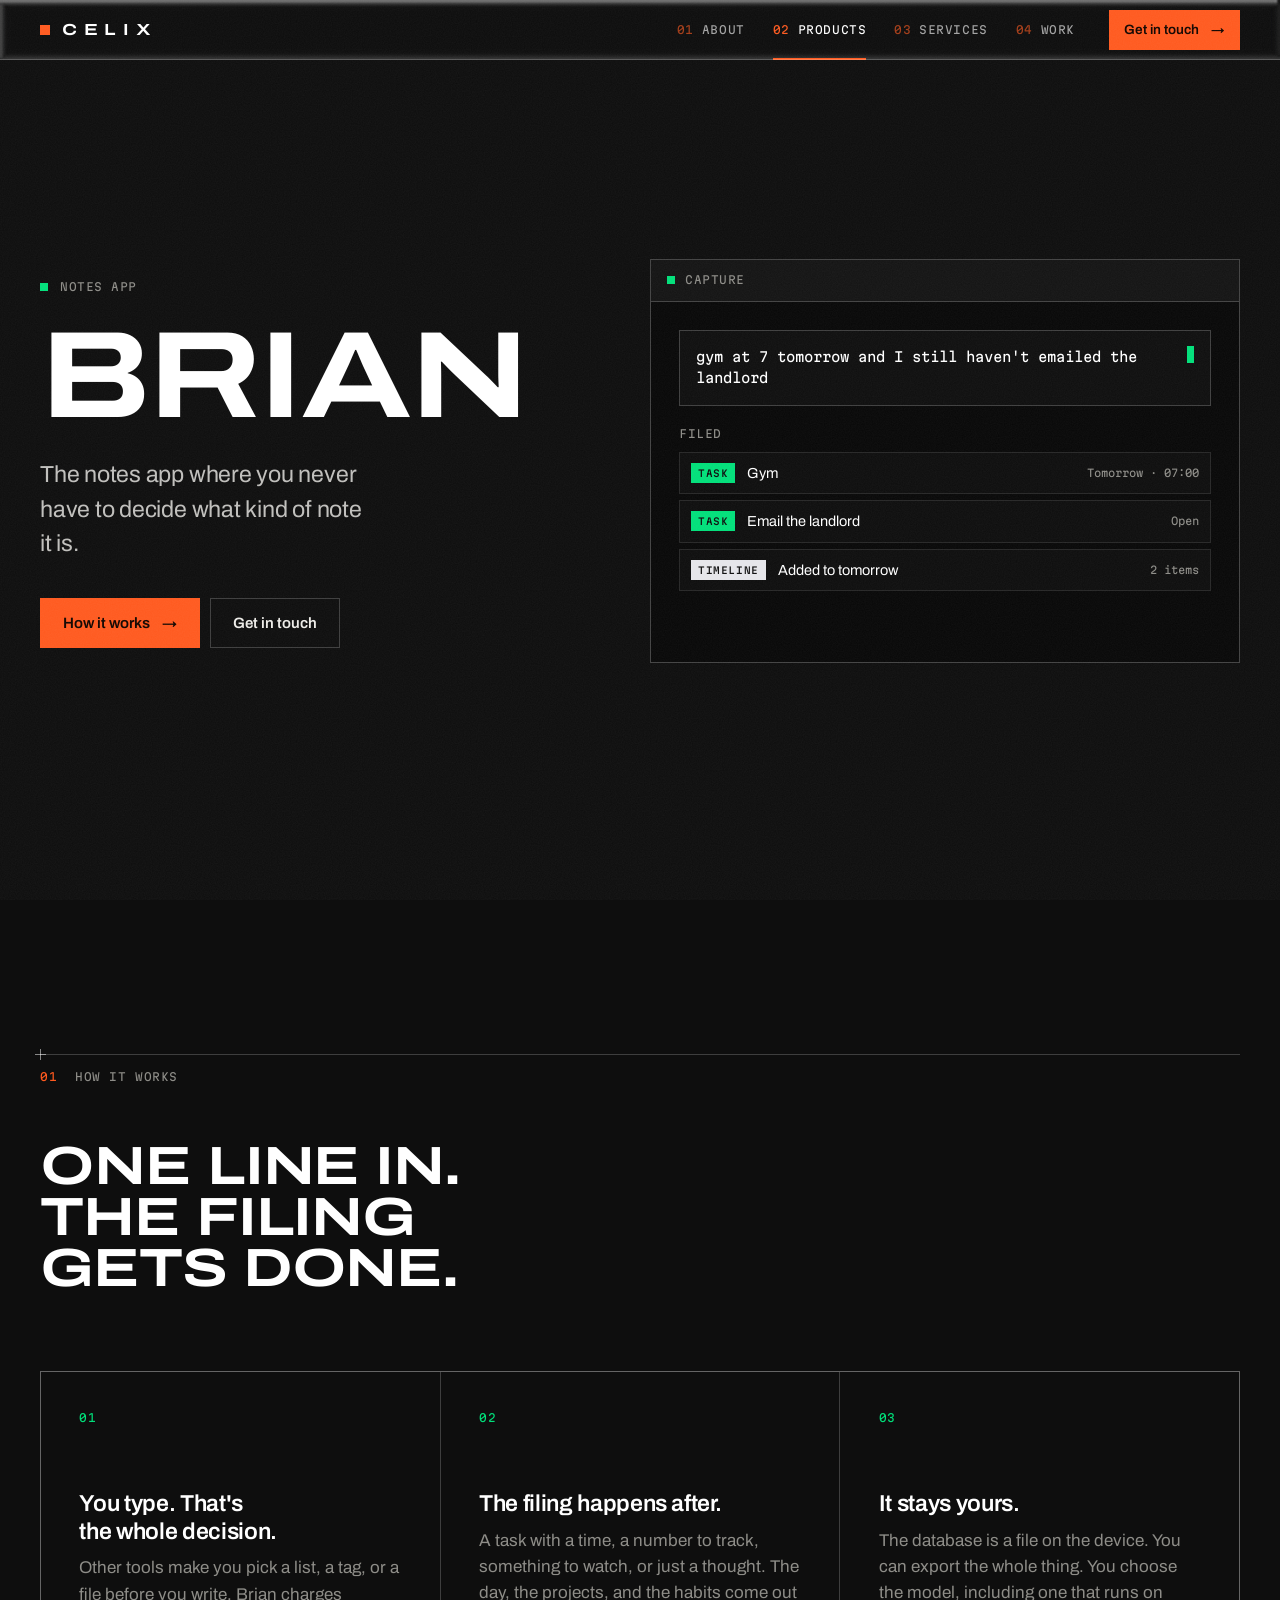
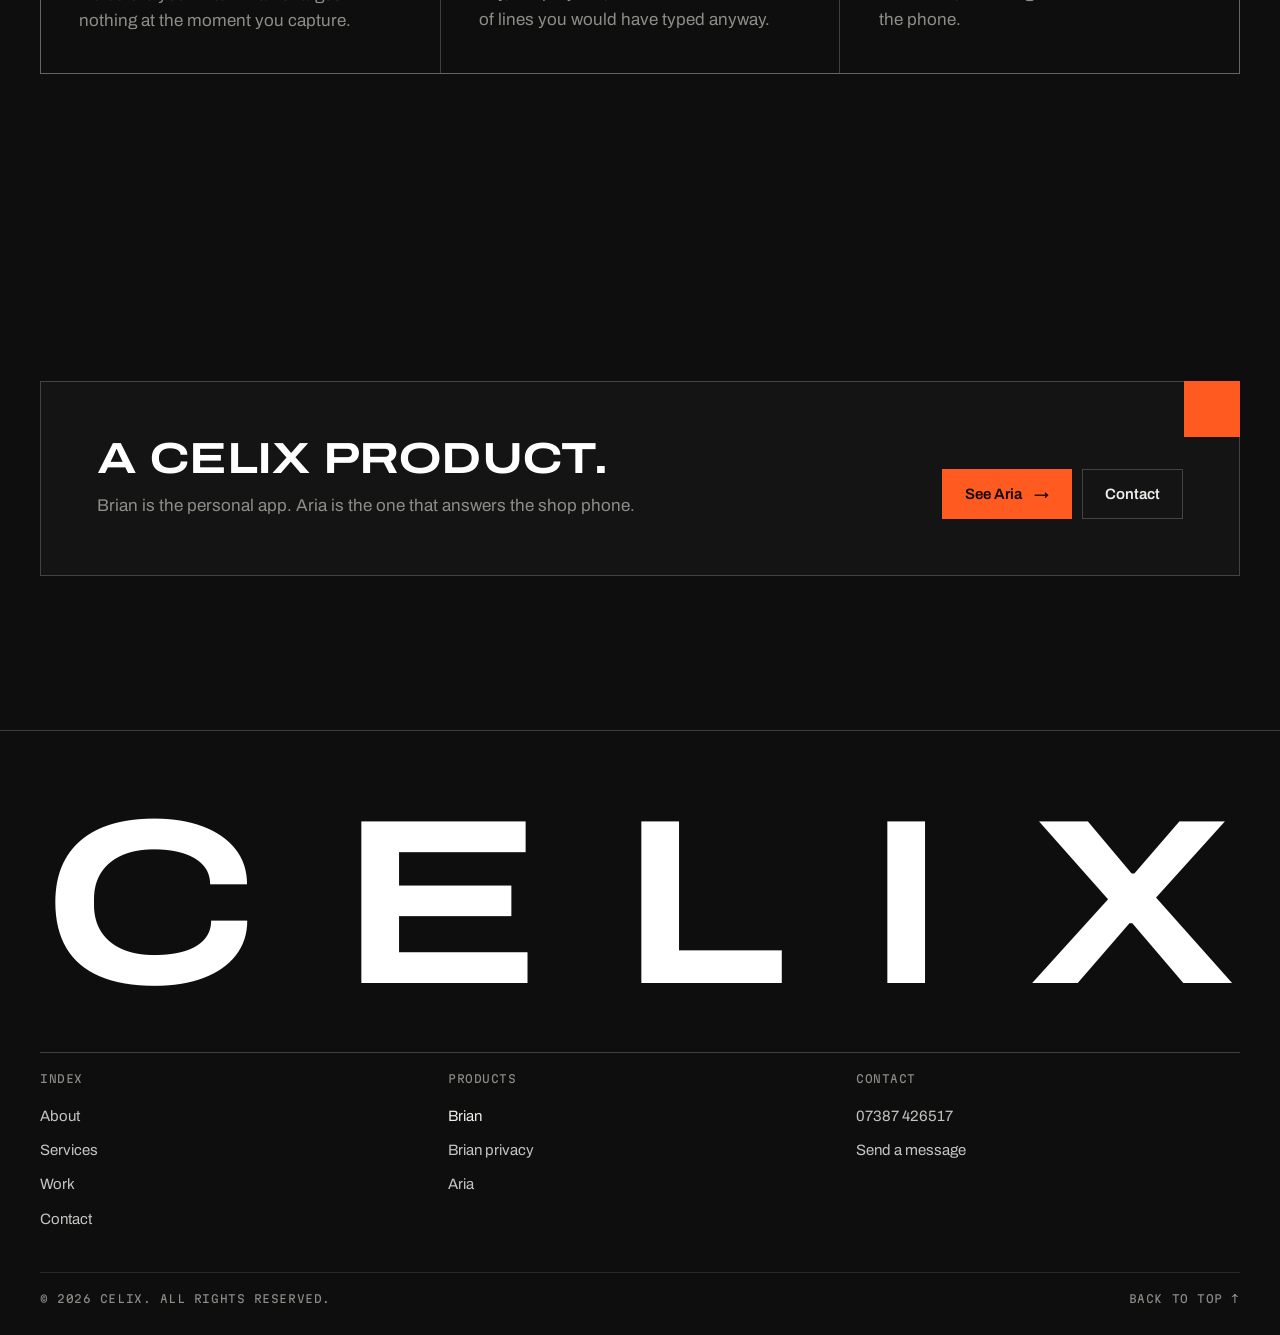
<file: brian/index.html>
<!DOCTYPE html>
<html lang="en">

<head>
    <meta charset="UTF-8">
    <meta name="viewport" content="width=device-width, initial-scale=1.0, viewport-fit=cover">
    <title>Brian — Celix</title>
    <meta name="description" content="Brian is the notes app where you never have to decide what kind of note it is. One line in. The filing gets done.">
    <meta name="theme-color" content="#0e0e0e">
    <link rel="preconnect" href="https://fonts.googleapis.com">
    <link rel="preconnect" href="https://fonts.gstatic.com" crossorigin>
    <link href="https://fonts.googleapis.com/css2?family=Archivo:wdth,wght@62..125,100..900&family=Martian+Mono:wght@400;500&display=swap" rel="stylesheet">
    <link rel="stylesheet" href="../site.css">
</head>

<body class="page-brian">
    <a class="skip-link" href="#main">Skip to content</a>

    <header class="site-header" id="header">
        <nav class="nav glass" aria-label="Main">
            <div class="wrap nav__inner">
                <a href="../" class="brand" aria-label="Celix home">
                    <span class="brand__mark" aria-hidden="true"></span><span class="brand__word">Celix</span>
                </a>
                <div class="nav__links">
                    <a href="../#about"><span class="nav__n">01</span>About</a>
                    <a href="../#products" aria-current="true"><span class="nav__n">02</span>Products</a>
                    <a href="../#services"><span class="nav__n">03</span>Services</a>
                    <a href="../#work"><span class="nav__n">04</span>Work</a>
                </div>
                <a href="../#contact" class="btn btn--signal btn--sm">Get in touch <span class="arrow" aria-hidden="true">→</span></a>
                <button class="nav__toggle" id="menu-toggle" aria-expanded="false" aria-controls="mobile-menu">
                    <span class="bars" aria-hidden="true"></span><span class="sr-only">Menu</span>
                </button>
            </div>
        </nav>
        <div class="nav__menu glass" id="mobile-menu" hidden>
            <a href="../#about"><span class="nav__n">01</span>About</a>
            <a href="../#products"><span class="nav__n">02</span>Products</a>
            <a href="../#services"><span class="nav__n">03</span>Services</a>
            <a href="../#work"><span class="nav__n">04</span>Work</a>
            <a href="../#contact" class="btn btn--signal btn--block">Get in touch <span class="arrow" aria-hidden="true">→</span></a>
        </div>
    </header>

    <main id="main">
        <div class="wrap">
            <section class="p-hero" aria-labelledby="p-title">
                <div class="p-hero__copy">
                    <p class="label hero__kicker"><span class="led led--brian" aria-hidden="true"></span>Notes app</p>
                    <h1 class="t-display p-hero__name" id="p-title">Brian</h1>
                    <p class="lede">The notes app where you never have to decide what kind of note it is.</p>
                    <div class="actions">
                        <a href="#how" class="btn btn--signal">How it works <span class="arrow" aria-hidden="true">→</span></a>
                        <a href="../#contact" class="btn btn--ghost">Get in touch</a>
                    </div>
                </div>

                <figure class="frame" aria-label="Example: one line typed into Brian, then filed">
                    <div class="frame__bar">
                        <span class="label"><span class="led led--brian" aria-hidden="true"></span>Capture</span>
                    </div>
                    <div class="frame__screen screen">
                        <div class="capture"><span id="brian-text">gym at 7 tomorrow and I still haven't emailed the landlord</span><span class="caret" aria-hidden="true"></span></div>
                        <p class="demo__label label">Filed</p>
                        <div class="filed" id="brian-filed">
                            <div class="filed__row"><span class="tag tag--task">Task</span><span class="filed__what">Gym</span><span class="filed__meta">Tomorrow · 07:00</span></div>
                            <div class="filed__row"><span class="tag tag--task">Task</span><span class="filed__what">Email the landlord</span><span class="filed__meta">Open</span></div>
                            <div class="filed__row"><span class="tag tag--timeline">Timeline</span><span class="filed__what">Added to tomorrow</span><span class="filed__meta">2 items</span></div>
                        </div>
                    </div>
                </figure>
            </section>
        </div>

        <section class="section" id="how" aria-labelledby="how-title">
            <div class="wrap">
                <header class="sec-head">
                    <span class="label sec-head__n">01</span>
                    <span class="label">How it works</span>
                </header>
                <div class="sec-title">
                    <h2 class="t-headline" id="how-title">One line in. The filing gets done.</h2>
                </div>
                <div class="cells" data-reveal>
                    <article class="cell module">
                        <span class="label module__n">01</span>
                        <h3>You type. That's the whole decision.</h3>
                        <p class="body">Other tools make you pick a list, a tag, or a file before you write. Brian charges nothing at the moment you capture.</p>
                    </article>
                    <article class="cell module">
                        <span class="label module__n">02</span>
                        <h3>The filing happens after.</h3>
                        <p class="body">A task with a time, a number to track, something to watch, or just a thought. The day, the projects, and the habits come out of lines you would have typed anyway.</p>
                    </article>
                    <article class="cell module">
                        <span class="label module__n">03</span>
                        <h3>It stays yours.</h3>
                        <p class="body">The database is a file on the device. You can export the whole thing. You choose the model, including one that runs on the phone.</p>
                    </article>
                </div>
            </div>
        </section>

        <section class="section" aria-label="More from Celix">
            <div class="wrap">
                <div class="outro" data-reveal>
                    <div>
                        <h2 class="t-headline">A Celix product.</h2>
                        <p class="body">Brian is the personal app. Aria is the one that answers the shop phone.</p>
                    </div>
                    <div class="actions">
                        <a href="../aria/" class="btn btn--signal">See Aria <span class="arrow" aria-hidden="true">→</span></a>
                        <a href="../#contact" class="btn btn--ghost">Contact</a>
                    </div>
                </div>
            </div>
        </section>
    </main>

    <footer class="site-footer">
        <div class="wrap">
            <svg class="footer__word" viewBox="0 0 1000 150" role="img" aria-label="Celix">
                <text x="0" y="146" font-size="196" textLength="1000" lengthAdjust="spacing">CELIX</text>
            </svg>
            <div class="footer__grid">
                <div>
                    <span class="label">Index</span>
                    <ul>
                        <li><a href="../#about">About</a></li>
                        <li><a href="../#services">Services</a></li>
                        <li><a href="../#work">Work</a></li>
                        <li><a href="../#contact">Contact</a></li>
                    </ul>
                </div>
                <div>
                    <span class="label">Products</span>
                    <ul>
                        <li><a href="./" aria-current="page">Brian</a></li>
                        <li><a href="privacy/">Brian privacy</a></li>
                        <li><a href="../aria/">Aria</a></li>
                    </ul>
                </div>
                <div>
                    <span class="label">Contact</span>
                    <ul>
                        <li><a href="tel:+447387426517">07387 426517</a></li>
                        <li><a href="../#contact">Send a message</a></li>
                    </ul>
                </div>
            </div>
            <div class="footer__base">
                <span class="label">&copy; <span data-year>2026</span> Celix. All rights reserved.</span>
                <a href="#main" class="label">Back to top ↑</a>
            </div>
        </div>
    </footer>

    <script src="../site.js"></script>
    <script>
        // Capture demo: type a line, then show how Brian files it.
        (() => {
            const text = document.getElementById('brian-text');
            const filed = document.getElementById('brian-filed');
            if (!text || !filed || window.Celix.reduceMotion.matches) return;

            const examples = [
                { line: "gym at 7 tomorrow and I still haven't emailed the landlord", rows: [
                    ['task', 'Task', 'Gym', 'Tomorrow · 07:00'],
                    ['task', 'Task', 'Email the landlord', 'Open'],
                    ['timeline', 'Timeline', 'Added to tomorrow', '2 items'],
                ] },
                { line: 'lunch with sam £14.50', rows: [
                    ['number', 'Number', '£14.50', 'Spending'],
                    ['timeline', 'Timeline', 'Lunch with Sam', 'Today'],
                ] },
                { line: 'keep an eye on flights to lisbon, under £80 would be good', rows: [
                    ['watch', 'Watch', 'Flights to Lisbon', 'Under £80'],
                ] },
                { line: 'what if the week started on the projects page', rows: [
                    ['thought', 'Thought', 'Week starts on projects?', 'Kept'],
                ] },
            ];

            const wait = (ms) => new Promise((r) => setTimeout(r, ms));
            const row = ([kind, label, what, meta]) => {
                const el = document.createElement('div');
                el.className = 'filed__row enter';
                el.innerHTML = `<span class="tag tag--${kind}">${label}</span><span class="filed__what"></span><span class="filed__meta"></span>`;
                el.querySelector('.filed__what').textContent = what;
                el.querySelector('.filed__meta').textContent = meta;
                return el;
            };

            // Only run while the demo is on screen.
            let visible = false;
            new IntersectionObserver(([e]) => { visible = e.isIntersecting; }).observe(text);
            const whenVisible = async () => { while (!visible || document.hidden) await wait(300); };

            (async () => {
                await wait(2600);
                for (let i = 1; ; i = (i + 1) % examples.length) {
                    await whenVisible();
                    const ex = examples[i];
                    filed.style.transition = 'opacity .3s';
                    filed.style.opacity = '0';
                    for (let n = text.textContent.length; n > 0; n -= 3) { text.textContent = text.textContent.slice(0, n - 3); await wait(12); }
                    text.textContent = '';
                    filed.replaceChildren();
                    filed.style.opacity = '1';
                    await wait(300);
                    for (const ch of ex.line) { text.textContent += ch; await wait(28 + Math.random() * 40); }
                    await wait(450);
                    for (const r of ex.rows) { filed.appendChild(row(r)); await wait(160); }
                    await wait(3200);
                }
            })();
        })();
    </script>
</body>

</html>
</file>
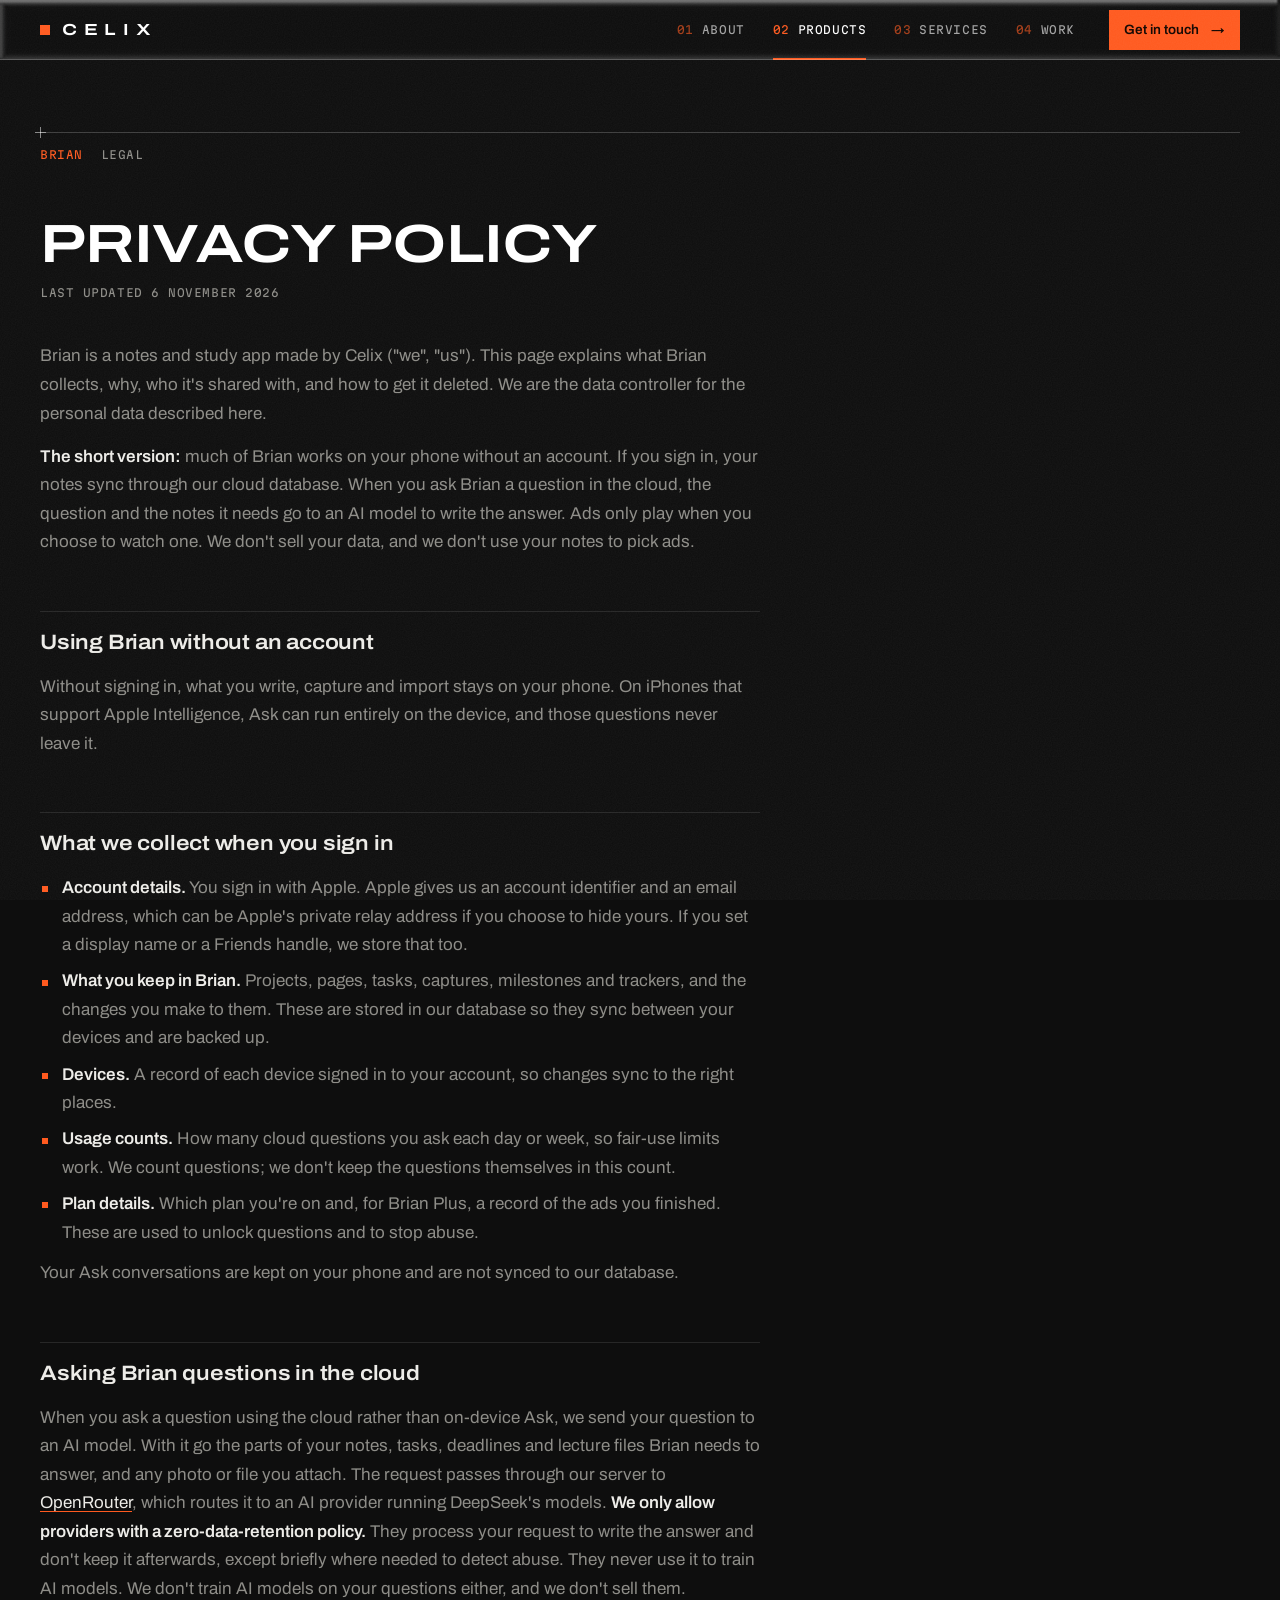
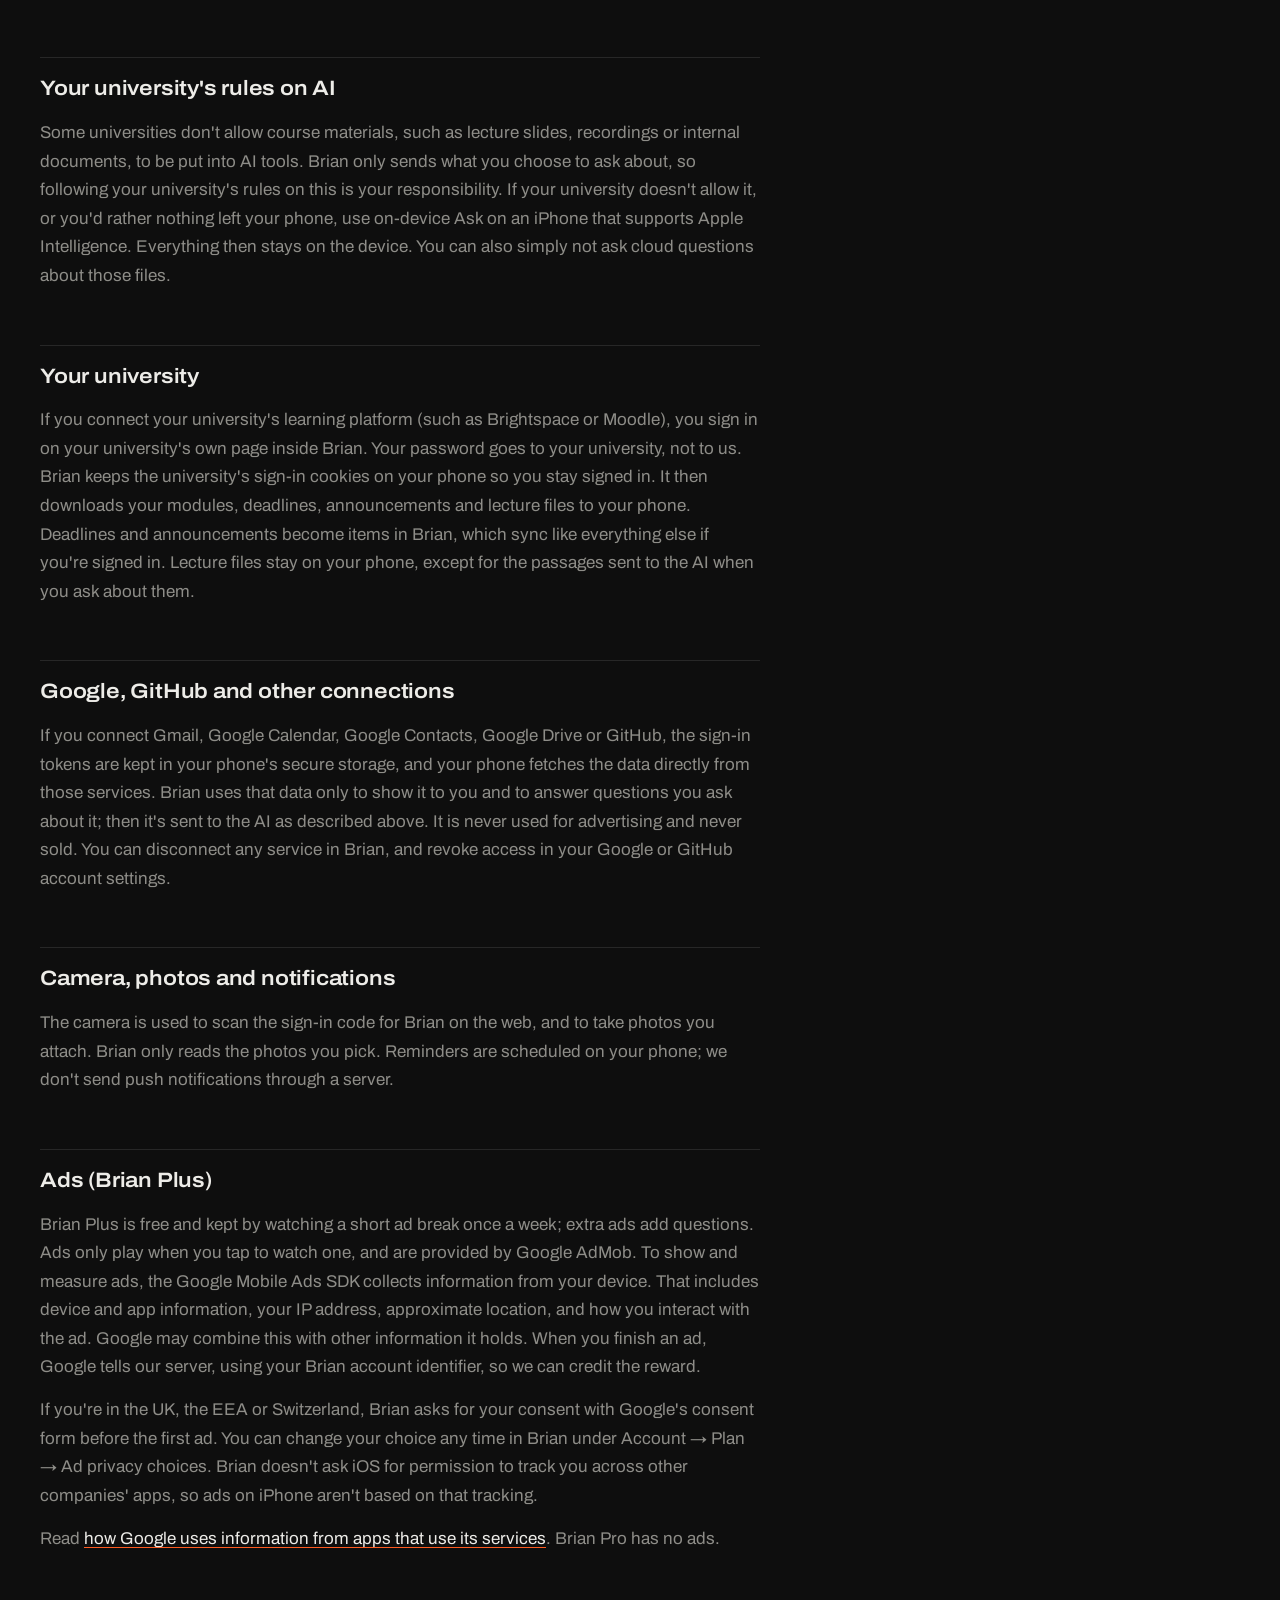
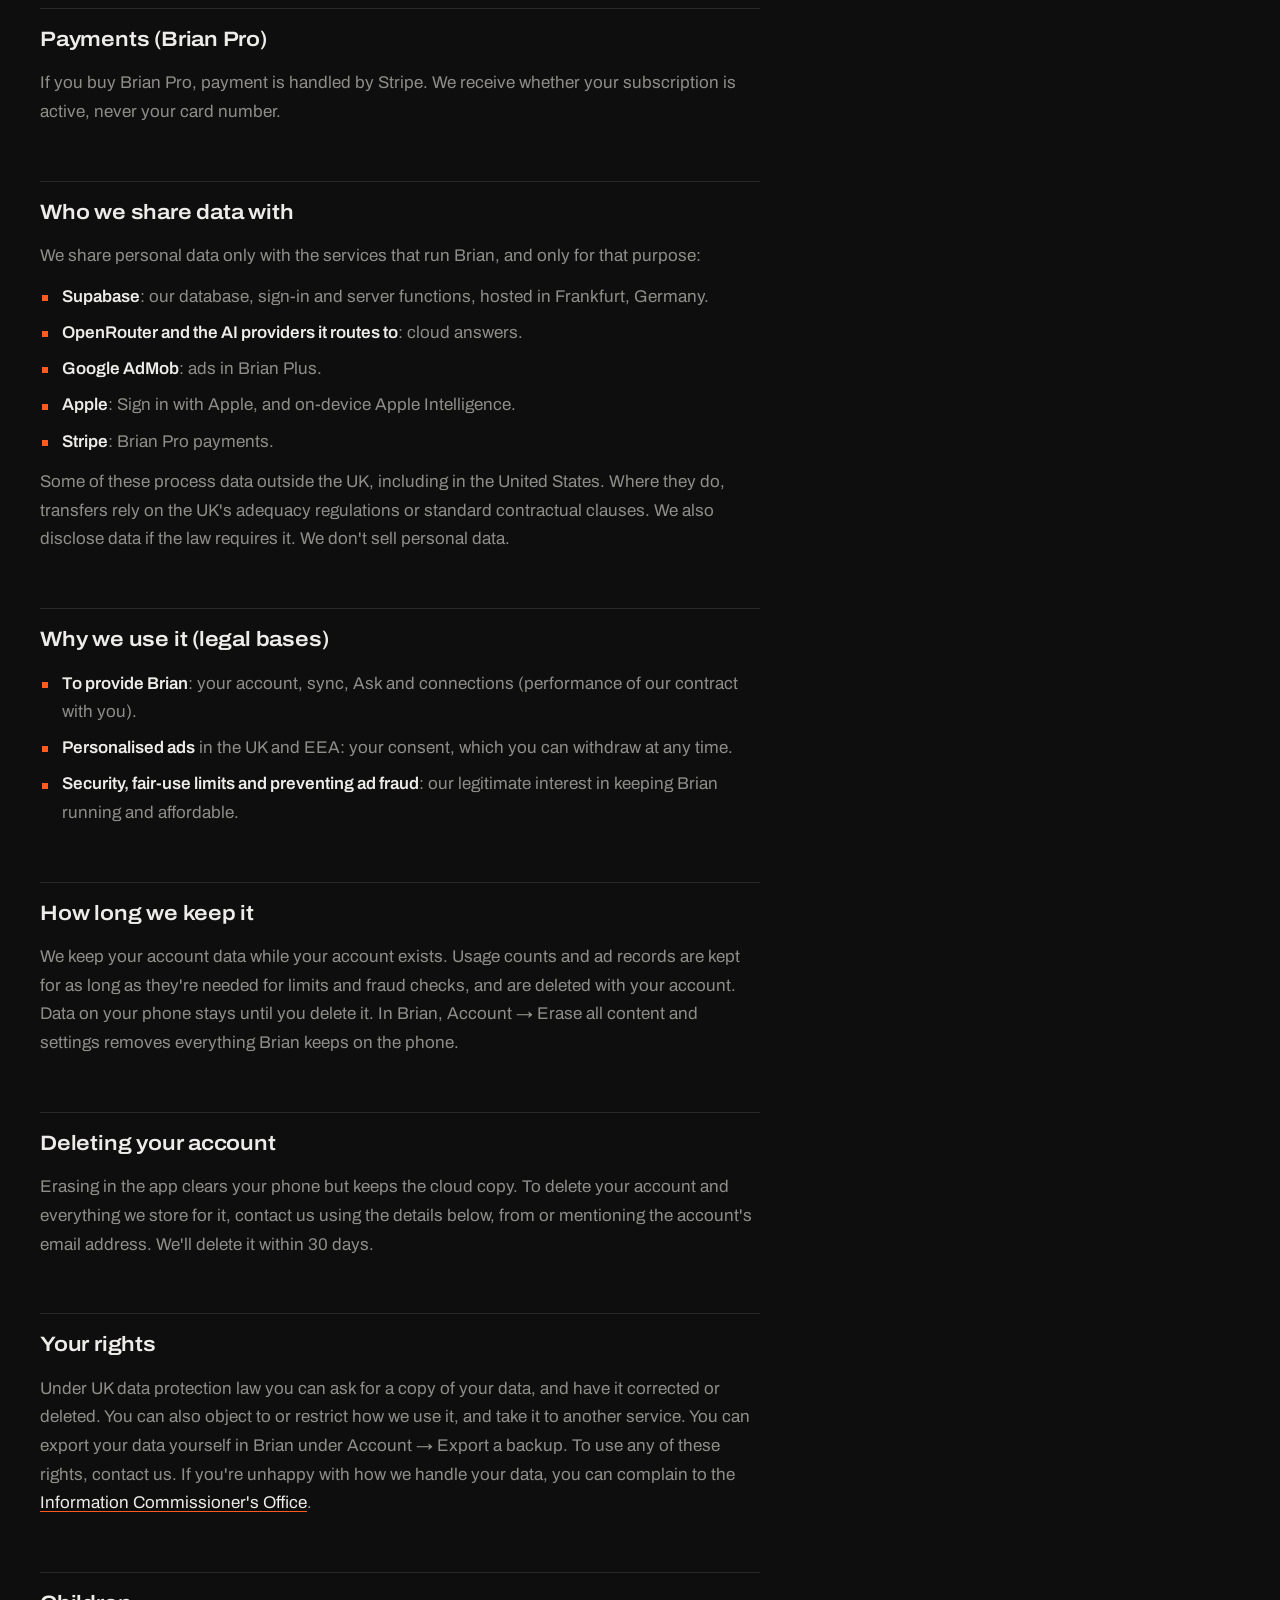
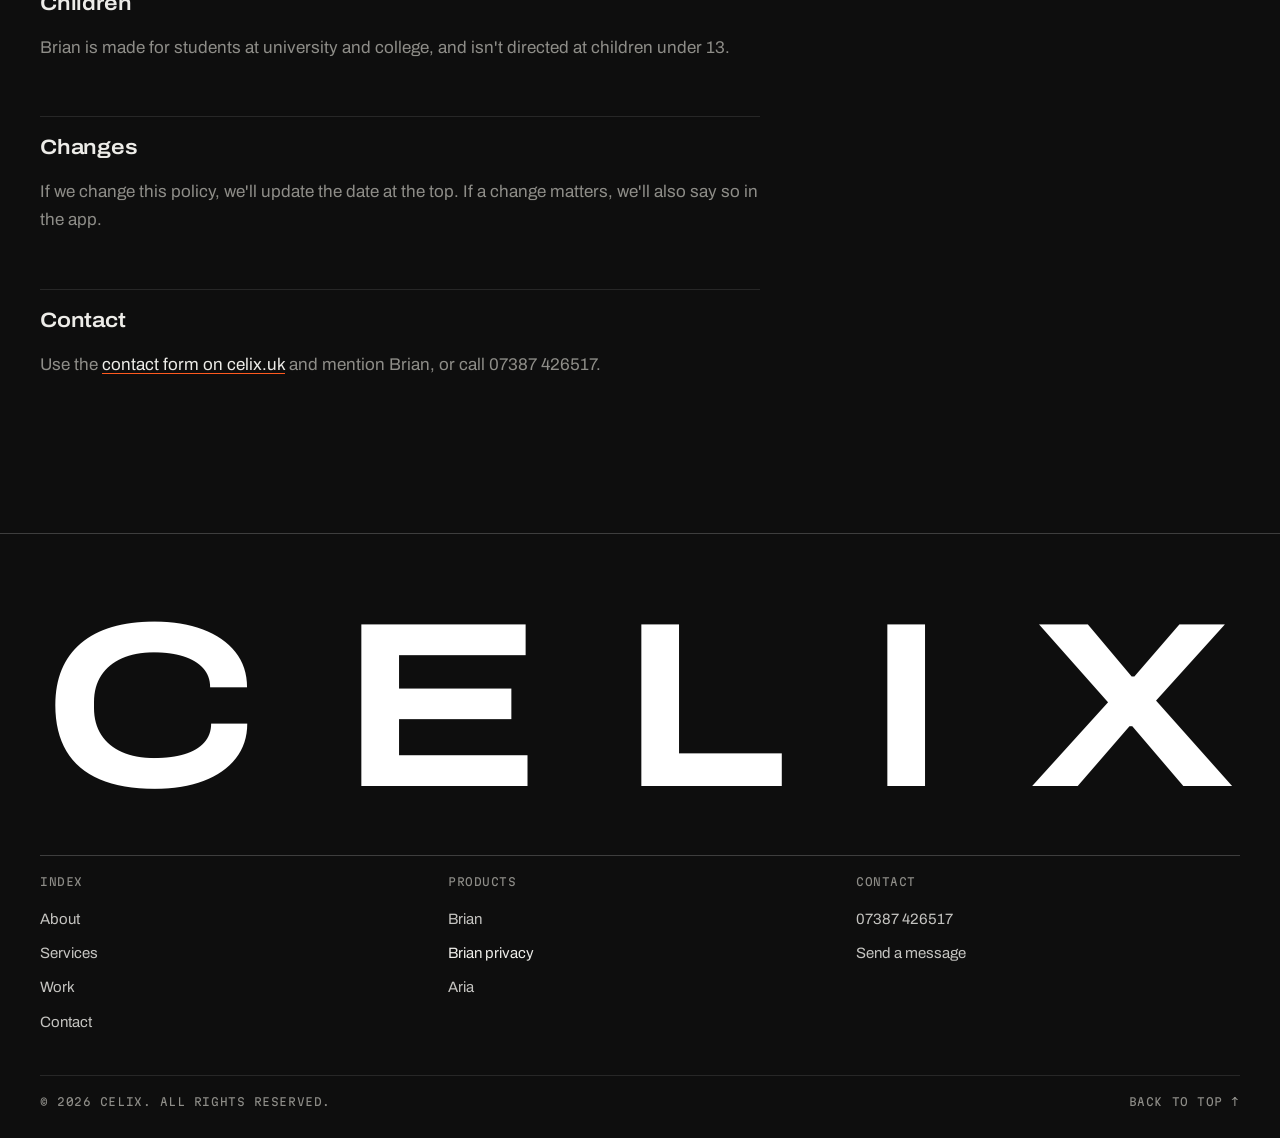
<file: brian/privacy/index.html>
<!DOCTYPE html>
<html lang="en">

<head>
    <meta charset="UTF-8">
    <meta name="viewport" content="width=device-width, initial-scale=1.0, viewport-fit=cover">
    <title>Brian privacy policy — Celix</title>
    <meta name="description" content="What Brian collects, why, who it's shared with, and how to get it deleted.">
    <meta name="theme-color" content="#0e0e0e">
    <link rel="preconnect" href="https://fonts.googleapis.com">
    <link rel="preconnect" href="https://fonts.gstatic.com" crossorigin>
    <link href="https://fonts.googleapis.com/css2?family=Archivo:wdth,wght@62..125,100..900&family=Martian+Mono:wght@400;500&display=swap" rel="stylesheet">
    <link rel="stylesheet" href="../../site.css">
</head>

<body class="page-brian">
    <a class="skip-link" href="#main">Skip to content</a>

    <header class="site-header" id="header">
        <nav class="nav glass" aria-label="Main">
            <div class="wrap nav__inner">
                <a href="../../" class="brand" aria-label="Celix home">
                    <span class="brand__mark" aria-hidden="true"></span><span class="brand__word">Celix</span>
                </a>
                <div class="nav__links">
                    <a href="../../#about"><span class="nav__n">01</span>About</a>
                    <a href="../../#products" aria-current="true"><span class="nav__n">02</span>Products</a>
                    <a href="../../#services"><span class="nav__n">03</span>Services</a>
                    <a href="../../#work"><span class="nav__n">04</span>Work</a>
                </div>
                <a href="../../#contact" class="btn btn--signal btn--sm">Get in touch <span class="arrow" aria-hidden="true">→</span></a>
                <button class="nav__toggle" id="menu-toggle" aria-expanded="false" aria-controls="mobile-menu">
                    <span class="bars" aria-hidden="true"></span><span class="sr-only">Menu</span>
                </button>
            </div>
        </nav>
        <div class="nav__menu glass" id="mobile-menu" hidden>
            <a href="../../#about"><span class="nav__n">01</span>About</a>
            <a href="../../#products"><span class="nav__n">02</span>Products</a>
            <a href="../../#services"><span class="nav__n">03</span>Services</a>
            <a href="../../#work"><span class="nav__n">04</span>Work</a>
            <a href="../../#contact" class="btn btn--signal btn--block">Get in touch <span class="arrow" aria-hidden="true">→</span></a>
        </div>
    </header>

    <main id="main">
        <section class="section" style="padding-top: calc(var(--bar) + 72px)">
            <div class="wrap">
                <header class="sec-head">
                    <span class="label sec-head__n">Brian</span>
                    <span class="label">Legal</span>
                </header>
                <article class="legal">
                    <h1 class="t-headline">Privacy policy</h1>
                    <p class="updated label">Last updated 6 November 2026</p>

                    <p>Brian is a notes and study app made by Celix ("we", "us"). This page explains what Brian collects, why, who it's shared with, and how to get it deleted. We are the data controller for the personal data described here.</p>

                    <p><strong>The short version:</strong> much of Brian works on your phone without an account. If you sign in, your notes sync through our cloud database. When you ask Brian a question in the cloud, the question and the notes it needs go to an AI model to write the answer. Ads only play when you choose to watch one. We don't sell your data, and we don't use your notes to pick ads.</p>

                    <h2>Using Brian without an account</h2>
                    <p>Without signing in, what you write, capture and import stays on your phone. On iPhones that support Apple Intelligence, Ask can run entirely on the device, and those questions never leave it.</p>

                    <h2>What we collect when you sign in</h2>
                    <ul>
                        <li><strong>Account details.</strong> You sign in with Apple. Apple gives us an account identifier and an email address, which can be Apple's private relay address if you choose to hide yours. If you set a display name or a Friends handle, we store that too.</li>
                        <li><strong>What you keep in Brian.</strong> Projects, pages, tasks, captures, milestones and trackers, and the changes you make to them. These are stored in our database so they sync between your devices and are backed up.</li>
                        <li><strong>Devices.</strong> A record of each device signed in to your account, so changes sync to the right places.</li>
                        <li><strong>Usage counts.</strong> How many cloud questions you ask each day or week, so fair-use limits work. We count questions; we don't keep the questions themselves in this count.</li>
                        <li><strong>Plan details.</strong> Which plan you're on and, for Brian Plus, a record of the ads you finished. These are used to unlock questions and to stop abuse.</li>
                    </ul>
                    <p>Your Ask conversations are kept on your phone and are not synced to our database.</p>

                    <h2>Asking Brian questions in the cloud</h2>
                    <p>When you ask a question using the cloud rather than on-device Ask, we send your question to an AI model. With it go the parts of your notes, tasks, deadlines and lecture files Brian needs to answer, and any photo or file you attach. The request passes through our server to <a href="https://openrouter.ai/privacy" rel="noopener">OpenRouter</a>, which routes it to an AI provider running DeepSeek's models. <strong>We only allow providers with a zero-data-retention policy.</strong> They process your request to write the answer and don't keep it afterwards, except briefly where needed to detect abuse. They never use it to train AI models. We don't train AI models on your questions either, and we don't sell them.</p>

                    <h2>Your university's rules on AI</h2>
                    <p>Some universities don't allow course materials, such as lecture slides, recordings or internal documents, to be put into AI tools. Brian only sends what you choose to ask about, so following your university's rules on this is your responsibility. If your university doesn't allow it, or you'd rather nothing left your phone, use on-device Ask on an iPhone that supports Apple Intelligence. Everything then stays on the device. You can also simply not ask cloud questions about those files.</p>

                    <h2>Your university</h2>
                    <p>If you connect your university's learning platform (such as Brightspace or Moodle), you sign in on your university's own page inside Brian. Your password goes to your university, not to us. Brian keeps the university's sign-in cookies on your phone so you stay signed in. It then downloads your modules, deadlines, announcements and lecture files to your phone. Deadlines and announcements become items in Brian, which sync like everything else if you're signed in. Lecture files stay on your phone, except for the passages sent to the AI when you ask about them.</p>

                    <h2>Google, GitHub and other connections</h2>
                    <p>If you connect Gmail, Google Calendar, Google Contacts, Google Drive or GitHub, the sign-in tokens are kept in your phone's secure storage, and your phone fetches the data directly from those services. Brian uses that data only to show it to you and to answer questions you ask about it; then it's sent to the AI as described above. It is never used for advertising and never sold. You can disconnect any service in Brian, and revoke access in your Google or GitHub account settings.</p>

                    <h2>Camera, photos and notifications</h2>
                    <p>The camera is used to scan the sign-in code for Brian on the web, and to take photos you attach. Brian only reads the photos you pick. Reminders are scheduled on your phone; we don't send push notifications through a server.</p>

                    <h2>Ads (Brian Plus)</h2>
                    <p>Brian Plus is free and kept by watching a short ad break once a week; extra ads add questions. Ads only play when you tap to watch one, and are provided by Google AdMob. To show and measure ads, the Google Mobile Ads SDK collects information from your device. That includes device and app information, your IP address, approximate location, and how you interact with the ad. Google may combine this with other information it holds. When you finish an ad, Google tells our server, using your Brian account identifier, so we can credit the reward.</p>
                    <p>If you're in the UK, the EEA or Switzerland, Brian asks for your consent with Google's consent form before the first ad. You can change your choice any time in Brian under Account → Plan → Ad privacy choices. Brian doesn't ask iOS for permission to track you across other companies' apps, so ads on iPhone aren't based on that tracking.</p>
                    <p>Read <a href="https://policies.google.com/technologies/partner-sites" rel="noopener">how Google uses information from apps that use its services</a>. Brian Pro has no ads.</p>

                    <h2>Payments (Brian Pro)</h2>
                    <p>If you buy Brian Pro, payment is handled by Stripe. We receive whether your subscription is active, never your card number.</p>

                    <h2>Who we share data with</h2>
                    <p>We share personal data only with the services that run Brian, and only for that purpose:</p>
                    <ul>
                        <li><strong>Supabase</strong>: our database, sign-in and server functions, hosted in Frankfurt, Germany.</li>
                        <li><strong>OpenRouter and the AI providers it routes to</strong>: cloud answers.</li>
                        <li><strong>Google AdMob</strong>: ads in Brian Plus.</li>
                        <li><strong>Apple</strong>: Sign in with Apple, and on-device Apple Intelligence.</li>
                        <li><strong>Stripe</strong>: Brian Pro payments.</li>
                    </ul>
                    <p>Some of these process data outside the UK, including in the United States. Where they do, transfers rely on the UK's adequacy regulations or standard contractual clauses. We also disclose data if the law requires it. We don't sell personal data.</p>

                    <h2>Why we use it (legal bases)</h2>
                    <ul>
                        <li><strong>To provide Brian</strong>: your account, sync, Ask and connections (performance of our contract with you).</li>
                        <li><strong>Personalised ads</strong> in the UK and EEA: your consent, which you can withdraw at any time.</li>
                        <li><strong>Security, fair-use limits and preventing ad fraud</strong>: our legitimate interest in keeping Brian running and affordable.</li>
                    </ul>

                    <h2>How long we keep it</h2>
                    <p>We keep your account data while your account exists. Usage counts and ad records are kept for as long as they're needed for limits and fraud checks, and are deleted with your account. Data on your phone stays until you delete it. In Brian, Account → Erase all content and settings removes everything Brian keeps on the phone.</p>

                    <h2>Deleting your account</h2>
                    <p>Erasing in the app clears your phone but keeps the cloud copy. To delete your account and everything we store for it, contact us using the details below, from or mentioning the account's email address. We'll delete it within 30 days.</p>

                    <h2>Your rights</h2>
                    <p>Under UK data protection law you can ask for a copy of your data, and have it corrected or deleted. You can also object to or restrict how we use it, and take it to another service. You can export your data yourself in Brian under Account → Export a backup. To use any of these rights, contact us. If you're unhappy with how we handle your data, you can complain to the <a href="https://ico.org.uk/make-a-complaint/" rel="noopener">Information Commissioner's Office</a>.</p>

                    <h2>Children</h2>
                    <p>Brian is made for students at university and college, and isn't directed at children under 13.</p>

                    <h2>Changes</h2>
                    <p>If we change this policy, we'll update the date at the top. If a change matters, we'll also say so in the app.</p>

                    <h2>Contact</h2>
                    <p>Use the <a href="../../#contact">contact form on celix.uk</a> and mention Brian, or call 07387 426517.</p>
                </article>
            </div>
        </section>
    </main>

    <footer class="site-footer">
        <div class="wrap">
            <svg class="footer__word" viewBox="0 0 1000 150" role="img" aria-label="Celix">
                <text x="0" y="146" font-size="196" textLength="1000" lengthAdjust="spacing">CELIX</text>
            </svg>
            <div class="footer__grid">
                <div>
                    <span class="label">Index</span>
                    <ul>
                        <li><a href="../../#about">About</a></li>
                        <li><a href="../../#services">Services</a></li>
                        <li><a href="../../#work">Work</a></li>
                        <li><a href="../../#contact">Contact</a></li>
                    </ul>
                </div>
                <div>
                    <span class="label">Products</span>
                    <ul>
                        <li><a href="../">Brian</a></li>
                        <li><a href="./" aria-current="page">Brian privacy</a></li>
                        <li><a href="../../aria/">Aria</a></li>
                    </ul>
                </div>
                <div>
                    <span class="label">Contact</span>
                    <ul>
                        <li><a href="tel:+447387426517">07387 426517</a></li>
                        <li><a href="../../#contact">Send a message</a></li>
                    </ul>
                </div>
            </div>
            <div class="footer__base">
                <span class="label">&copy; <span data-year>2026</span> Celix. All rights reserved.</span>
                <a href="#main" class="label">Back to top ↑</a>
            </div>
        </div>
    </footer>

    <script src="../../site.js"></script>
</body>

</html>
</file>
<file: site.css>
/* ==========================================================================
   Celix — site styles
   Industrial: graphite and aluminium, one signal orange, square corners,
   hairline rules, mono labels. Flat surfaces, no glows.
   Liquid glass is kept for the top bar and the contact panel only.
   ========================================================================== */

:root {
    color-scheme: dark;

    /* Graphite */
    --ink: #0e0e0e;
    --panel: #141414;
    --panel-2: #1a1a1a;
    --line: rgba(255, 255, 255, 0.1);
    --line-2: rgba(255, 255, 255, 0.2);
    --cross: rgba(255, 255, 255, 0.5);
    --text: #edece8;
    --muted: #8e8d88;
    --faint: #5a5953;
    --surface: var(--ink);

    /* Signal */
    --signal: #ff5a1f;
    --signal-hi: #ff6d36;
    --signal-ink: #120600;

    /* Aluminium */
    --alu: #d7d7d2;
    --alu-2: #e3e3df;
    --alu-ink: #141414;
    --alu-muted: #57574f;
    --alu-line: rgba(0, 0, 0, 0.16);

    /* Product indicators and tags */
    --brian: #00e07a;
    --aria: #e07a3d;
    --sky: #99eeff;
    --sand: #ffdd99;
    --rose: #ff99b3;

    --wrap: 1240px;
    --gutter: clamp(16px, 4vw, 40px);
    --bar: 60px;

    --out: cubic-bezier(0.22, 1, 0.36, 1);

    --font: "Archivo", system-ui, -apple-system, "Segoe UI", Roboto, sans-serif;
    --mono: "Martian Mono", ui-monospace, "SF Mono", Menlo, Consolas, monospace;
}

*,
*::before,
*::after { box-sizing: border-box; border-radius: 0; }

html {
    -webkit-text-size-adjust: 100%;
    scroll-behavior: smooth;
    scroll-padding-top: calc(var(--bar) + 24px);
    background: var(--ink);
}

body {
    margin: 0;
    min-height: 100vh;
    font-family: var(--font);
    font-size: 17px;
    line-height: 1.55;
    background: var(--ink);
    color: var(--text);
    overflow-x: clip;
    -webkit-font-smoothing: antialiased;
    -moz-osx-font-smoothing: grayscale;
    text-rendering: optimizeLegibility;
}

/* Anodised grain, very faint */
body::after {
    content: "";
    position: fixed;
    inset: 0;
    z-index: 90;
    pointer-events: none;
    opacity: 0.045;
    background-image: url("data:image/svg+xml,%3Csvg xmlns='http://www.w3.org/2000/svg' width='180' height='180'%3E%3Cfilter id='n'%3E%3CfeTurbulence type='fractalNoise' baseFrequency='0.85' numOctaves='2' stitchTiles='stitch'/%3E%3CfeColorMatrix values='0 0 0 0 1 0 0 0 0 1 0 0 0 0 1 0 0 0 1 0'/%3E%3C/filter%3E%3Crect width='100%25' height='100%25' filter='url(%23n)'/%3E%3C/svg%3E");
}

h1, h2, h3, h4, p, ul, ol, dl, dd, figure { margin: 0; }
ul, ol { padding: 0; list-style: none; }
a { color: inherit; text-decoration: none; }
img, svg { display: block; }
button, input, textarea { font: inherit; color: inherit; }

:focus-visible {
    outline: 2px solid var(--signal);
    outline-offset: 2px;
}

::selection { background: var(--signal); color: var(--signal-ink); }

.sr-only {
    position: absolute; width: 1px; height: 1px; padding: 0; margin: -1px;
    overflow: hidden; clip: rect(0 0 0 0); white-space: nowrap; border: 0;
}

.skip-link {
    position: fixed; left: 16px; top: -60px; z-index: 200;
    padding: 10px 16px;
    background: var(--signal); color: var(--signal-ink); font-weight: 600;
    transition: top 0.2s var(--out);
}
.skip-link:focus { top: 16px; }

/* --------------------------------------------------------------------------
   Type
   -------------------------------------------------------------------------- */

.label {
    font-family: var(--mono);
    font-size: 11px;
    font-weight: 400;
    line-height: 1.45;
    letter-spacing: 0.05em;
    text-transform: uppercase;
    color: var(--muted);
}

/* square indicator */
.sq,
.led {
    --led: var(--signal);
    display: inline-block;
    width: 8px;
    height: 8px;
    flex-shrink: 0;
    background: var(--led);
}
.led--brian { --led: var(--brian); }
.led--aria { --led: var(--aria); }

.t-display,
.t-headline {
    font-family: var(--font);
    font-stretch: 125%;
    text-transform: uppercase;
    color: #fff;
}

.t-display {
    font-size: clamp(2.6rem, 5.6vw, 5.3rem);
    font-weight: 680;
    line-height: 0.9;
    letter-spacing: -0.025em;
}

.t-headline {
    font-size: clamp(1.9rem, 4.2vw, 4rem);
    font-weight: 640;
    line-height: 0.95;
    letter-spacing: -0.02em;
    text-wrap: balance;
}

.signal { color: var(--signal); }

.lede {
    font-size: clamp(1.1rem, 1.6vw, 1.3rem);
    line-height: 1.5;
    letter-spacing: -0.01em;
    color: var(--muted);
    text-wrap: pretty;
}

.body { color: var(--muted); text-wrap: pretty; }

/* --------------------------------------------------------------------------
   Layout
   -------------------------------------------------------------------------- */

.wrap {
    width: 100%;
    max-width: calc(var(--wrap) + var(--gutter) * 2);
    margin-inline: auto;
    padding-inline: var(--gutter);
}

main { position: relative; }

.section { padding-block: clamp(88px, 12vw, 168px); }

/* Index line that opens every section: number, name, crosshair, rule */
.sec-head {
    position: relative;
    display: flex;
    align-items: center;
    gap: 18px;
    padding-top: 14px;
    border-top: 1px solid var(--line-2);
    margin-bottom: clamp(28px, 4.5vw, 56px);
}
.sec-head::before {
    content: "";
    position: absolute;
    left: -5px;
    top: -6px;
    width: 11px;
    height: 11px;
    background:
        linear-gradient(var(--cross), var(--cross)) center / 100% 1px no-repeat,
        linear-gradient(var(--cross), var(--cross)) center / 1px 100% no-repeat;
}
.sec-head__n { color: var(--signal); }
.sec-head > :last-child:not(:nth-child(2)) { margin-left: auto; text-align: right; }

.sec-title {
    display: grid;
    grid-template-columns: minmax(0, 1.25fr) minmax(0, 1fr);
    gap: 24px clamp(32px, 6vw, 96px);
    align-items: end;
    margin-bottom: clamp(40px, 6vw, 80px);
}
.sec-title .lede { max-width: 34ch; }
@media (max-width: 860px) { .sec-title { grid-template-columns: 1fr; } }

.actions { display: flex; flex-wrap: wrap; gap: 10px; }

/* Hairline cell grid */
.cells {
    --cols: 3;
    display: grid;
    grid-template-columns: repeat(var(--cols), minmax(0, 1fr));
    gap: 1px;
    background: var(--line-2);
    border: 1px solid var(--line-2);
}
.cells--2 { --cols: 2; }
.cell {
    position: relative;
    background: var(--surface);
    padding: clamp(24px, 3vw, 40px);
}
@media (max-width: 900px) { .cells { --cols: 2; } }
@media (max-width: 640px) { .cells, .cells--2 { --cols: 1; } }

/* --------------------------------------------------------------------------
   Buttons
   -------------------------------------------------------------------------- */

.btn {
    position: relative;
    display: inline-flex;
    align-items: center;
    justify-content: center;
    gap: 12px;
    height: 50px;
    padding: 0 22px;
    border: 1px solid transparent;
    font-family: var(--font);
    font-size: 15px;
    font-weight: 600;
    letter-spacing: 0;
    white-space: nowrap;
    cursor: pointer;
    transition: background-color 0.15s ease, color 0.15s ease, border-color 0.15s ease;
}
.btn:active { transform: translateY(1px); }

.btn--signal { background: var(--signal); color: var(--signal-ink); }
.btn--signal:hover { background: #fff; color: var(--signal-ink); }

.btn--ghost { background: transparent; color: inherit; border-color: var(--line-2); }
.btn--ghost:hover { border-color: currentColor; }

.btn--sm { height: 40px; padding: 0 14px; font-size: 13.5px; }
.btn--block { width: 100%; }

.arrow { display: inline-block; transition: transform 0.3s var(--out); }
.btn:hover .arrow,
a:hover > .arrow,
a:hover .cta .arrow { transform: translateX(3px); }
a:hover .arrow--up { transform: translate(2px, -2px); }

/* --------------------------------------------------------------------------
   Liquid glass (top bar and contact panel)
   Fallback (Safari, Firefox): frosted glass with a lit edge.
   Chromium: site.js swaps backdrop-filter for a refracting SVG filter and
   adds .is-liquid, which thins the tint so the refraction reads.
   -------------------------------------------------------------------------- */

.glass {
    --tint: rgba(14, 14, 14, 0.6);
    --lg-frost: 6;
    --lg-strength: 0.9;
    --lg-saturate: 1.4;
    --lg-bezel: 14;
    position: relative;
    isolation: isolate;
    background: var(--tint);
    -webkit-backdrop-filter: blur(22px) saturate(160%);
    backdrop-filter: blur(22px) saturate(160%);
}
.glass::before {
    content: "";
    position: absolute;
    inset: 0;
    padding: 1px;
    background: linear-gradient(140deg,
        rgba(255, 255, 255, 0.4) 0%,
        rgba(255, 255, 255, 0.1) 25%,
        rgba(255, 255, 255, 0.04) 50%,
        rgba(255, 255, 255, 0.08) 75%,
        rgba(255, 255, 255, 0.24) 100%);
    -webkit-mask: linear-gradient(#000 0 0) content-box, linear-gradient(#000 0 0);
    -webkit-mask-composite: xor;
    mask: linear-gradient(#000 0 0) content-box exclude, linear-gradient(#000 0 0);
    pointer-events: none;
    z-index: 2;
}
.glass.is-liquid { --tint: rgba(14, 14, 14, 0.4); }

@media (prefers-reduced-transparency: reduce) {
    .glass, .glass.is-liquid { --tint: rgba(20, 20, 20, 0.97); }
}

/* --------------------------------------------------------------------------
   Header: a full-width glass bar
   -------------------------------------------------------------------------- */

.site-header {
    position: fixed;
    top: 0;
    left: 0;
    right: 0;
    z-index: 50;
}

.nav { color: #fff; transition: color 0.3s var(--out); }
.nav.glass::before { padding: 0 0 1px; background: var(--line-2); }
.on-light .nav.glass { --tint: rgba(232, 232, 228, 0.82); color: var(--alu-ink); }
.on-light .nav.glass.is-liquid { --tint: rgba(232, 232, 228, 0.68); }
.on-light .nav.glass::before { background: var(--alu-line); }

.nav__inner {
    display: flex;
    align-items: center;
    gap: 6px;
    height: var(--bar);
}

.brand {
    display: inline-flex;
    align-items: center;
    gap: 12px;
    margin-right: auto;
    color: inherit;
}
.brand__mark { width: 10px; height: 10px; background: var(--signal); }
.brand__word {
    font-stretch: 125%;
    font-size: 16px;
    font-weight: 640;
    letter-spacing: 0.42em;
    margin-right: -0.42em;
    text-transform: uppercase;
}

.nav__links { display: flex; align-items: center; height: 100%; margin-right: 14px; }
.nav__links a {
    position: relative;
    display: inline-flex;
    align-items: center;
    gap: 8px;
    height: 100%;
    padding: 0 14px;
    font-family: var(--mono);
    font-size: 11px;
    letter-spacing: 0.05em;
    text-transform: uppercase;
    color: inherit;
    opacity: 0.62;
    transition: opacity 0.15s ease;
}
.nav__links a::after {
    content: "";
    position: absolute;
    left: 14px;
    right: 14px;
    bottom: 0;
    height: 2px;
    background: var(--signal);
    transform: scaleX(0);
    transform-origin: left;
    transition: transform 0.3s var(--out);
}
.nav__links a:hover { opacity: 1; }
.nav__links a.is-active,
.nav__links a[aria-current] { opacity: 1; }
.nav__links a.is-active::after,
.nav__links a[aria-current]::after { transform: none; }
.nav__n { color: var(--signal); }

.nav__toggle {
    display: none;
    width: 44px;
    height: 44px;
    border: 1px solid color-mix(in srgb, currentColor 30%, transparent);
    background: transparent;
    align-items: center;
    justify-content: center;
    cursor: pointer;
}
.nav__toggle .bars,
.nav__toggle .bars::before {
    display: block;
    width: 16px;
    height: 2px;
    background: currentColor;
    transition: transform 0.25s var(--out);
}
.nav__toggle .bars { position: relative; transform: translateY(-3px); }
.nav__toggle .bars::before { content: ""; position: absolute; top: 6px; left: 0; }
.menu-open .nav__toggle .bars { transform: translateY(0) rotate(45deg); }
.menu-open .nav__toggle .bars::before { transform: translateY(-6px) rotate(-90deg); }

.nav__menu {
    --tint: rgba(14, 14, 14, 0.9);
    --lg-frost: 14;
    padding: 8px var(--gutter) 20px;
    opacity: 0;
    transform: translateY(-6px);
    transition: opacity 0.2s var(--out), transform 0.3s var(--out);
}
.nav__menu.is-liquid { --tint: rgba(14, 14, 14, 0.8); }
.nav__menu.is-open { opacity: 1; transform: none; }
.nav__menu::before { padding: 0 0 1px; background: var(--line-2); }
.nav__menu a:not(.btn) {
    display: flex;
    align-items: baseline;
    gap: 14px;
    padding: 16px 0;
    border-bottom: 1px solid var(--line);
    font-stretch: 125%;
    font-size: 20px;
    font-weight: 600;
    text-transform: uppercase;
    color: var(--text);
}
.nav__menu .nav__n { font-family: var(--mono); font-size: 11px; font-stretch: 100%; font-weight: 400; }
.nav__menu .btn { margin-top: 18px; }

@media (max-width: 899px) {
    .nav__links, .nav__inner > .btn { display: none; }
    .nav__toggle { display: inline-flex; }
}
@media (min-width: 900px) { .nav__menu { display: none; } }

/* --------------------------------------------------------------------------
   Home: hero
   -------------------------------------------------------------------------- */

.hero {
    position: relative;
    display: flex;
    flex-direction: column;
    min-height: 100vh;
    min-height: 100svh;
    padding-top: calc(var(--bar) + clamp(40px, 7vh, 80px));
}

.hero__grid {
    flex: 1;
    display: grid;
    grid-template-columns: minmax(0, 1.2fr) minmax(0, 1fr);
    gap: clamp(36px, 5vw, 80px);
    align-items: center;
    padding-bottom: clamp(40px, 6vh, 72px);
}

.hero__kicker {
    display: inline-flex;
    align-items: center;
    gap: 12px;
    margin-bottom: clamp(22px, 3vw, 34px);
}

.hero__title .line {
    display: block;
    /* clip only below the line, so the rise is masked but nothing is cut sideways */
    clip-path: inset(-0.2em -100vw 0 -100vw);
    padding-bottom: 0.07em;
    margin-bottom: -0.07em;
}
.hero__title .line > span { display: inline-block; }
.js .hero__title .line > span {
    transform: translateY(108%);
    animation: rise 0.9s var(--out) forwards;
    animation-delay: calc(0.1s + var(--i, 0) * 0.08s);
}
@keyframes rise { to { transform: none; } }

.hero__foot {
    display: grid;
    grid-template-columns: 48px minmax(0, 1fr);
    gap: 22px;
    align-items: start;
    max-width: 520px;
    margin-top: clamp(28px, 3.6vw, 44px);
}
.hero__foot::before {
    content: "";
    height: 2px;
    margin-top: 0.8em;
    background: var(--signal);
}
.hero__lede { color: rgba(237, 236, 232, 0.8); font-size: clamp(1.05rem, 1.4vw, 1.2rem); text-wrap: pretty; }

.hero .actions { margin-top: clamp(28px, 3.4vw, 40px); }

@media (max-width: 900px) {
    .hero__grid { grid-template-columns: 1fr; align-items: start; }
    .hero__foot { grid-template-columns: 28px minmax(0, 1fr); gap: 16px; }
    .hero .t-display { font-size: clamp(2.4rem, 11.2vw, 5.8rem); }
}

/* Exploded stack drawing */
.drawing { margin: 0; }
.stack { width: 100%; height: auto; overflow: visible; }
.stack .face { fill: var(--ink); stroke: #fff; stroke-width: 1.2; }
.stack .side--l { fill: #1b1b1b; stroke: #fff; stroke-width: 1.2; }
.stack .side--r { fill: #262626; stroke: #fff; stroke-width: 1.2; }
.stack .key { fill: none; stroke: rgba(255, 255, 255, 0.55); stroke-width: 1; }
.stack .fill-signal { fill: var(--signal); }
.stack .chip-dot { fill: var(--signal-ink); }
.stack .pin { fill: none; stroke: rgba(255, 255, 255, 0.7); stroke-width: 1.2; }
.stack .trace { fill: none; stroke: rgba(255, 255, 255, 0.35); stroke-width: 1; }
.stack .perf { fill: rgba(255, 255, 255, 0.45); }
.stack .guide { fill: none; stroke: rgba(255, 255, 255, 0.28); stroke-width: 1; stroke-dasharray: 3 5; }
.stack .leader { stroke: rgba(255, 255, 255, 0.5); stroke-width: 1; }
.stack .tick { fill: var(--signal); }
.stack .callout { font-family: var(--mono); font-size: 14.5px; letter-spacing: 0.05em; text-transform: uppercase; fill: var(--muted); }
.stack .callout__n { fill: var(--signal); }
.stack .dim path { fill: none; stroke: rgba(255, 255, 255, 0.28); stroke-width: 1; }
.stack .dim text { font-family: var(--mono); font-size: 11px; letter-spacing: 0.08em; text-transform: uppercase; fill: var(--faint); }
.stack .plate { transition: opacity 0.3s ease; }
.stack .plate__body { transition: transform 0.4s var(--out); }
.stack:hover .plate { opacity: 0.45; }
.stack .plate:hover { opacity: 1; }
.stack .plate:hover .face { stroke: var(--signal); }

/* explode on load: the plates start stacked and part */
.js .stack .plate--1 .plate__body { animation: part-1 1.4s var(--out) 0.35s both; }
.js .stack .plate--3 .plate__body { animation: part-3 1.4s var(--out) 0.35s both; }
.js .stack .guide,
.js .stack .dim,
.js .stack .leader,
.js .stack .tick,
.js .stack .callout { animation: fade-in 0.6s ease 1.3s both; }
@keyframes part-1 { from { transform: translateY(146px); } }
@keyframes part-3 { from { transform: translateY(-146px); } }
@keyframes fade-in { from { opacity: 0; } }

.drawing figcaption {
    display: flex;
    gap: 12px;
    align-items: baseline;
    margin-top: 18px;
    padding-top: 12px;
    border-top: 1px solid var(--line);
}
.drawing figcaption .fig { color: var(--signal); white-space: nowrap; }

/* Status strip: the readout under the hero */
.strip { border-block: 1px solid var(--line-2); }
.strip__inner {
    display: flex;
    align-items: center;
    gap: clamp(18px, 3vw, 40px);
    min-height: 48px;
    overflow: hidden;
}
.strip .label { display: inline-flex; align-items: center; gap: 10px; white-space: nowrap; }
.strip__on { color: var(--text); }
.strip__clock { margin-left: auto; font-variant-numeric: tabular-nums; }
@media (max-width: 860px) { .strip .strip__opt { display: none; } }

/* --------------------------------------------------------------------------
   Frames: a flat display with a label bar, used for product demos
   -------------------------------------------------------------------------- */

.frame {
    margin: 0;
    border: 1px solid var(--line-2);
    background: var(--panel);
}
.frame__bar {
    display: flex;
    align-items: center;
    gap: 14px;
    padding: 0 16px;
    min-height: 42px;
}
.frame__bar { border-bottom: 1px solid var(--line-2); }
.frame__bar .label { display: inline-flex; align-items: center; gap: 10px; }
.frame__bar .label:last-child:not(:first-child) { margin-left: auto; }
.frame__screen {
    display: flex;
    flex-direction: column;
    min-height: 360px;
    padding: clamp(18px, 2.4vw, 28px);
    background: #080808;
}
/* --------------------------------------------------------------------------
   Dark display contents (shared)
   -------------------------------------------------------------------------- */

.screen {
    --muted: #8e8d88;
    --line: rgba(255, 255, 255, 0.1);
    --line-2: rgba(255, 255, 255, 0.2);
    --text: #edece8;
    color: var(--text);
}

.demo__bar {
    display: flex;
    align-items: center;
    gap: 10px;
    padding-bottom: 14px;
    margin-bottom: 18px;
    border-bottom: 1px solid var(--line);
}
.demo__bar .label { display: inline-flex; align-items: center; gap: 9px; }
.demo__bar .spacer { margin-left: auto; font-variant-numeric: tabular-nums; }

.capture {
    display: flex;
    align-items: flex-start;
    gap: 2px;
    min-height: 76px;
    padding: 15px 16px;
    border: 1px solid var(--line-2);
    background: #0f0f0f;
    font-family: var(--mono);
    font-size: 13.5px;
    line-height: 1.6;
    color: #fff;
}
.caret {
    display: inline-block;
    width: 8px;
    height: 1.25em;
    margin-left: 2px;
    background: var(--accent, var(--signal));
    vertical-align: -0.2em;
    animation: blink 1.05s steps(1) infinite;
}
@keyframes blink { 50% { opacity: 0; } }

.demo__label { margin: 20px 0 10px; }

.mini-line {
    font-family: var(--mono);
    font-size: 12.5px;
    color: #fff;
    padding: 11px 13px;
    border: 1px solid var(--line-2);
    white-space: nowrap;
    overflow: hidden;
    text-overflow: ellipsis;
}

.filed { display: grid; gap: 6px; }
.filed__row {
    display: grid;
    grid-template-columns: auto minmax(0, 1fr) auto;
    align-items: center;
    gap: 12px;
    padding: 9px 11px;
    border: 1px solid var(--line);
    background: rgba(255, 255, 255, 0.025);
    font-size: 14.5px;
}
.filed__what { color: #fff; overflow: hidden; text-overflow: ellipsis; white-space: nowrap; }
.filed__meta { font-family: var(--mono); font-size: 10.5px; color: var(--muted); white-space: nowrap; font-variant-numeric: tabular-nums; }
.filed__row.enter { animation: row-in 0.45s var(--out) both; }
@keyframes row-in { from { opacity: 0; transform: translateY(8px); } to { opacity: 1; transform: none; } }

.tag {
    --c: #fff;
    display: inline-flex;
    align-items: center;
    height: 20px;
    padding: 0 7px;
    font-family: var(--mono);
    font-size: 9.5px;
    font-weight: 500;
    letter-spacing: 0.06em;
    text-transform: uppercase;
    color: var(--ink);
    background: var(--c);
}
.tag--task { --c: var(--brian); }
.tag--number { --c: var(--sky); }
.tag--watch { --c: var(--sand); }
.tag--thought { --c: var(--rose); }
.tag--timeline { --c: #e6e6ea; }

.bubble {
    max-width: 86%;
    padding: 10px 14px;
    font-size: 14.5px;
    line-height: 1.4;
}
.bubble small { display: block; margin-bottom: 3px; font-family: var(--mono); font-size: 9.5px; letter-spacing: 0.06em; text-transform: uppercase; opacity: 0.75; }
.bubble--caller { align-self: flex-start; border: 1px solid var(--line-2); color: #fff; }
.bubble--aria { align-self: flex-end; background: var(--aria); color: var(--signal-ink); }

.call__who { display: flex; align-items: center; gap: 12px; }
.call__avatar {
    width: 34px; height: 34px;
    display: grid; place-items: center;
    background: var(--aria);
    color: var(--signal-ink); font-weight: 700; font-size: 15px;
}
.call__name { color: #fff; font-weight: 600; font-size: 14.5px; line-height: 1.2; }
.call__status { display: flex; align-items: center; gap: 6px; margin-top: 2px; }
.live { width: 7px; height: 7px; background: #34d399; animation: pulse 1.6s steps(2) infinite; }
@keyframes pulse { 50% { opacity: 0.25; } }
.wave { display: flex; align-items: center; gap: 3px; height: 22px; margin-left: auto; }
.wave i { width: 3px; height: 30%; background: var(--aria); }
.speaking .wave i { animation: wave 0.9s ease-in-out infinite; }
.wave i:nth-child(2) { animation-delay: -0.15s; }
.wave i:nth-child(3) { animation-delay: -0.45s; }
.wave i:nth-child(4) { animation-delay: -0.3s; }
.wave i:nth-child(5) { animation-delay: -0.6s; }
@keyframes wave { 0%, 100% { height: 25%; } 50% { height: 100%; } }

.transcript {
    display: flex;
    flex-direction: column;
    gap: 10px;
    justify-content: flex-end;
    flex: 1;
    min-height: 270px;
    max-height: 290px;
    overflow: hidden;
    -webkit-mask: linear-gradient(180deg, transparent 0, #000 36px);
    mask: linear-gradient(180deg, transparent 0, #000 36px);
}
.transcript > * { flex-shrink: 0; }
.transcript .enter { animation: row-in 0.45s var(--out) both; }
.call__foot {
    display: flex;
    align-items: center;
    gap: 10px;
    margin-top: 16px;
    padding-top: 14px;
    border-top: 1px solid var(--line);
    font-size: 13.5px;
    color: var(--muted);
}
.kbd {
    display: inline-grid; place-items: center;
    min-width: 24px; height: 24px; padding: 0 6px;
    border: 1px solid var(--line-2);
    color: #fff; font-family: var(--mono); font-size: 11px;
}
.toast {
    align-self: center;
    display: inline-flex; align-items: center; gap: 8px;
    padding: 6px 11px;
    font-family: var(--mono); font-size: 10.5px; letter-spacing: 0.05em; text-transform: uppercase;
    color: #6ee7b7;
    border: 1px solid rgba(52, 211, 153, 0.45);
}

/* --------------------------------------------------------------------------
   Home: about
   -------------------------------------------------------------------------- */

.statement {
    max-width: 30em;
    font-size: clamp(1.55rem, 3.15vw, 2.9rem);
    font-weight: 500;
    line-height: 1.15;
    letter-spacing: -0.022em;
    color: var(--text);
    text-wrap: pretty;
}
.statement { color: #9b9a94; }
.statement b { font-weight: inherit; color: #fff; }

.specs {
    display: grid;
    grid-template-columns: repeat(4, minmax(0, 1fr));
    margin-top: clamp(56px, 8vw, 112px);
    border-top: 1px solid var(--line-2);
}
.specs > div { padding: 16px 20px 0 0; }
.specs > div + div { padding-left: 20px; border-left: 1px solid var(--line); }
.specs dt { margin-bottom: 10px; }
.specs dd { font-size: 16px; color: var(--text); }
@media (max-width: 860px) {
    .specs { grid-template-columns: repeat(2, minmax(0, 1fr)); row-gap: 28px; }
    .specs > div:nth-child(odd) { padding-left: 0; border-left: 0; }
}

/* --------------------------------------------------------------------------
   Home: products (aluminium section)
   -------------------------------------------------------------------------- */

.section--alu {
    --line: var(--alu-line);
    --line-2: rgba(0, 0, 0, 0.24);
    --cross: rgba(0, 0, 0, 0.5);
    --muted: var(--alu-muted);
    --text: var(--alu-ink);
    --surface: var(--alu);
    color: var(--alu-ink);
    background: var(--alu);
}
.section--alu .t-headline { color: var(--alu-ink); }

.products {
    display: grid;
    grid-template-columns: repeat(2, minmax(0, 1fr));
    gap: 1px;
    background: var(--line-2);
    border: 1px solid var(--line-2);
}
@media (max-width: 800px) { .products { grid-template-columns: minmax(0, 1fr); } }

.product {
    position: relative;
    min-width: 0;
    display: flex;
    flex-direction: column;
    background: var(--alu-2);
    transition: background-color 0.2s ease;
}
.product:hover { background: #ececE8; }
.product::after {
    content: "";
    position: absolute;
    left: 0;
    right: 0;
    top: 0;
    height: 3px;
    background: var(--signal);
    transform: scaleX(0);
    transform-origin: left;
    transition: transform 0.4s var(--out);
}
.product:hover::after { transform: none; }

.product__top {
    display: flex;
    align-items: center;
    gap: 12px;
    min-height: 44px;
    padding: 0 18px;
    border-bottom: 1px solid var(--line);
}

.product__screen {
    position: relative;
    height: 260px;
    padding: 26px;
    display: flex;
    flex-direction: column;
    justify-content: center;
    gap: 10px;
    overflow: hidden;
    background: #0b0b0b;
}

.product__body { display: flex; flex-direction: column; flex: 1; padding: clamp(22px, 3vw, 32px) 18px 22px; }
.product__name {
    font-stretch: 125%;
    font-size: clamp(2.2rem, 4vw, 3.4rem);
    font-weight: 680;
    line-height: 0.9;
    letter-spacing: -0.02em;
    text-transform: uppercase;
    color: var(--alu-ink);
}
.product__body .body { margin-top: 14px; flex: 1; max-width: 40ch; color: var(--alu-muted); }
.cta {
    display: inline-flex;
    align-items: center;
    gap: 10px;
    margin-top: 26px;
    padding-top: 14px;
    border-top: 1px solid var(--line);
    font-weight: 600;
}
.cta::before { content: ""; width: 8px; height: 8px; background: var(--signal); }

/* --------------------------------------------------------------------------
   Home: services
   -------------------------------------------------------------------------- */

.service { display: flex; flex-direction: column; min-height: 340px; transition: background-color 0.2s ease; }
.service:hover { background: var(--panel); }
.service__n {
    font-stretch: 125%;
    font-size: clamp(2.6rem, 4vw, 3.6rem);
    font-weight: 300;
    line-height: 1;
    letter-spacing: -0.03em;
    color: #fff;
}
.service__n .signal { font-weight: 700; }
.service h3 { margin-top: auto; padding-top: 56px; font-size: clamp(1.25rem, 1.7vw, 1.45rem); font-weight: 600; letter-spacing: -0.015em; color: #fff; }
.service .body { margin-top: 10px; }
@media (max-width: 900px) { .service { min-height: 0; } }

/* --------------------------------------------------------------------------
   Home: work
   -------------------------------------------------------------------------- */

.work {
    display: grid;
    grid-template-columns: minmax(0, 5fr) minmax(0, 7fr);
    gap: clamp(36px, 5vw, 80px);
    align-items: start;
}
@media (max-width: 960px) { .work { grid-template-columns: 1fr; } }

.work__title {
    font-stretch: 112%;
    font-size: clamp(1.6rem, 2.6vw, 2.25rem);
    font-weight: 620;
    line-height: 1.05;
    letter-spacing: -0.02em;
    color: #fff;
    text-wrap: balance;
}
.work__copy .body { margin-top: 18px; }
.work__copy .btn { margin-top: 32px; }

.kv { display: grid; margin-top: 32px; border-top: 1px solid var(--line-2); }
.kv > div { display: grid; grid-template-columns: 120px minmax(0, 1fr); gap: 16px; padding: 12px 0; border-bottom: 1px solid var(--line); }
.kv dd { font-size: 15px; color: var(--text); }

.blueprint {
    position: relative;
    padding: clamp(22px, 3.2vw, 44px);
    border: 1px solid var(--line-2);
    background:
        linear-gradient(rgba(255, 255, 255, 0.035) 1px, transparent 1px) -1px -1px / 24px 24px,
        linear-gradient(90deg, rgba(255, 255, 255, 0.035) 1px, transparent 1px) -1px -1px / 24px 24px,
        #101010;
}
.blueprint__head { margin-bottom: clamp(24px, 3.4vw, 40px); }

.flow {
    display: grid;
    grid-template-columns: minmax(0, 1fr) 76px minmax(0, 1fr) 76px minmax(0, 1fr);
    align-items: center;
}
.node {
    position: relative;
    padding: 14px 14px 13px;
    border: 1px solid var(--line-2);
    background: var(--ink);
}
.node .label { display: block; font-size: 9px; color: var(--faint); margin-bottom: 8px; }
.node b { display: block; font-weight: 600; font-size: 15px; color: #fff; letter-spacing: -0.01em; }
.node small { display: block; margin-top: 3px; font-family: var(--mono); font-size: 9.5px; color: var(--muted); }
.node--chain { border-color: var(--signal); }
.node--chain::before { content: ""; position: absolute; top: -1px; right: -1px; width: 10px; height: 10px; background: var(--signal); }

.wire { position: relative; height: 1px; background: var(--line-2); }
.wire::after {
    content: "";
    position: absolute;
    right: -1px;
    top: -3px;
    border: 3.5px solid transparent;
    border-left: 6px solid rgba(255, 255, 255, 0.55);
    border-right: 0;
}
.wire i {
    position: absolute;
    top: -2px;
    left: 0;
    width: 5px;
    height: 5px;
    background: var(--signal);
    animation: packet-x 1.9s linear infinite;
}
.wire i + i { animation-delay: -0.95s; }
.wire .label { position: absolute; bottom: 8px; left: 50%; transform: translateX(-50%); font-size: 8.5px; white-space: nowrap; }
@keyframes packet-x { from { left: 0; opacity: 0; } 15% { opacity: 1; } 85% { opacity: 1; } to { left: calc(100% - 5px); opacity: 0; } }

.drop { grid-column: 5; justify-self: center; width: 1px; height: 32px; background: var(--line-2); position: relative; }
.drop i { position: absolute; left: -2px; top: 0; width: 5px; height: 5px; background: var(--signal); animation: packet-y 1.4s linear infinite; }
@keyframes packet-y { from { top: 0; opacity: 0; } 20% { opacity: 1; } 80% { opacity: 1; } to { top: calc(100% - 5px); opacity: 0; } }

.outs {
    grid-column: 1 / -1;
    display: grid;
    grid-template-columns: minmax(0, 1fr) 76px minmax(0, 1fr) 76px minmax(0, 1fr);
    padding-top: 18px;
    position: relative;
}
.outs > :nth-child(2) { grid-column: 3; }
.outs > :nth-child(3) { grid-column: 5; }
.outs::before {
    content: "";
    position: absolute;
    top: 0;
    left: calc((100% - 152px) / 6);
    right: calc((100% - 152px) / 6);
    height: 1px;
    background: var(--line-2);
}
.out {
    position: relative;
    padding: 12px;
    border: 1px solid var(--line-2);
    text-align: center;
    font-size: 13.5px;
    font-weight: 500;
    color: var(--text);
    background: var(--ink);
}
.out::before {
    content: "";
    position: absolute;
    left: 50%;
    top: -19px;
    width: 1px;
    height: 18px;
    background: var(--line-2);
}
.out small { display: block; margin-top: 2px; font-family: var(--mono); font-size: 9px; color: var(--muted); text-transform: uppercase; letter-spacing: 0.05em; }

@media (max-width: 620px) {
    .flow { grid-template-columns: 1fr; justify-items: stretch; }
    .wire { width: 1px; height: 40px; justify-self: center; }
    .wire::after { right: auto; top: auto; bottom: -1px; left: -3px; border: 3.5px solid transparent; border-top: 6px solid rgba(255, 255, 255, 0.55); border-bottom: 0; }
    .wire i { left: -2px; animation-name: packet-y; }
    .wire .label { bottom: auto; top: 50%; left: 14px; transform: translateY(-50%); }
    .drop { grid-column: 1; }
    .outs { grid-template-columns: repeat(3, minmax(0, 1fr)); gap: 8px; }
    .outs > :nth-child(n) { grid-column: auto; }
    .outs::before { left: calc((100% - 16px) / 6); right: calc((100% - 16px) / 6); }
    .out { padding: 10px 6px; font-size: 12.5px; }
}

/* --------------------------------------------------------------------------
   Home: process (step sequencer)
   -------------------------------------------------------------------------- */

.step { display: flex; flex-direction: column; min-height: 240px; }
.step__n { color: var(--signal); }
.step h3 {
    margin-top: auto;
    padding-top: 48px;
    font-stretch: 125%;
    font-size: clamp(1.1rem, 1.6vw, 1.35rem);
    font-weight: 650;
    letter-spacing: -0.01em;
    text-transform: uppercase;
    color: #fff;
}
.step p { margin-top: 8px; font-size: 15px; color: var(--muted); }
.cells--4 { --cols: 4; }
@media (max-width: 900px) { .cells--4 { --cols: 2; } .step { min-height: 200px; } }
@media (max-width: 640px) { .cells--4 { --cols: 1; } .step { min-height: 0; } .step h3 { padding-top: 28px; } }

/* --------------------------------------------------------------------------
   Contact
   -------------------------------------------------------------------------- */

.contact {
    display: grid;
    grid-template-columns: minmax(0, 5fr) minmax(0, 7fr);
    gap: clamp(40px, 6vw, 96px);
    align-items: start;
}
@media (max-width: 900px) { .contact { grid-template-columns: 1fr; } }

.contact__copy .lede { margin-top: 24px; max-width: 30ch; }

.phone {
    display: inline-grid;
    gap: 8px;
    margin-top: clamp(32px, 4vw, 48px);
    padding-top: 14px;
    border-top: 1px solid var(--line-2);
    min-width: min(100%, 320px);
}
.phone strong {
    display: inline-flex;
    align-items: center;
    gap: 12px;
    font-stretch: 112%;
    font-size: clamp(1.4rem, 2.2vw, 1.8rem);
    font-weight: 600;
    letter-spacing: -0.01em;
    color: #fff;
    font-variant-numeric: tabular-nums;
}
.phone:hover strong { color: var(--signal); }

.contact__panel {
    padding: clamp(22px, 3vw, 36px);
    border: 1px solid var(--line-2);
    background: var(--panel);
}

.form { display: grid; gap: 16px; }
.form__row { display: grid; grid-template-columns: 1fr 1fr; gap: 16px; }
@media (max-width: 560px) { .form__row { grid-template-columns: 1fr; } }
.field label { display: block; margin-bottom: 8px; }
.input {
    width: 100%;
    padding: 13px 14px;
    border: 1px solid var(--line-2);
    background: var(--ink);
    font-size: 16px;
    color: #fff;
    transition: border-color 0.15s ease;
}
.input::placeholder { color: #65645d; }
.input:hover { border-color: rgba(255, 255, 255, 0.34); }
.input:focus { outline: none; border-color: var(--signal); }
textarea.input { resize: vertical; min-height: 140px; }
.form__status { min-height: 1.4em; font-size: 14px; text-align: center; }
.form__status.ok { color: #34d399; }
.form__status.err { color: #f87171; }

/* --------------------------------------------------------------------------
   Product pages
   -------------------------------------------------------------------------- */

.p-hero {
    display: grid;
    grid-template-columns: minmax(0, 1fr) minmax(0, 1.08fr);
    gap: clamp(36px, 5vw, 80px);
    align-items: center;
    min-height: min(100svh, 940px);
    padding-top: calc(var(--bar) + 64px);
    padding-bottom: clamp(56px, 8vw, 104px);
}
.p-hero .hero__kicker { margin-bottom: 26px; }
.p-hero__name { font-size: clamp(3.4rem, 9.6vw, 9rem); }
.p-hero .lede { margin-top: 26px; max-width: 26ch; color: rgba(237, 236, 232, 0.8); font-size: clamp(1.15rem, 1.9vw, 1.45rem); }
.p-hero .actions { margin-top: 36px; }
@media (max-width: 900px) {
    .p-hero { grid-template-columns: 1fr; min-height: 0; padding-top: calc(var(--bar) + 56px); }
}

.module { display: flex; flex-direction: column; }
.module h3 {
    margin: 64px 0 10px;
    font-size: clamp(1.25rem, 1.8vw, 1.5rem);
    font-weight: 600;
    line-height: 1.2;
    letter-spacing: -0.015em;
    color: #fff;
    text-wrap: balance;
}
.module__n { color: var(--accent, var(--signal)); }
@media (max-width: 900px) { .module h3 { margin-top: 36px; } }

.shop { display: grid; grid-template-columns: 44px minmax(0, 1fr); gap: 20px; align-items: start; }
.shop__icon {
    width: 44px;
    height: 44px;
    display: grid;
    place-items: center;
    color: var(--aria);
    border: 1px solid var(--aria);
}
.shop h3 { margin: 10px 0 6px; font-size: 19px; font-weight: 600; letter-spacing: -0.015em; color: #fff; }

.outro {
    position: relative;
    display: grid;
    grid-template-columns: minmax(0, 1fr) auto;
    gap: 32px;
    align-items: end;
    padding: clamp(28px, 4.4vw, 56px);
    border: 1px solid var(--line-2);
    background: var(--panel);
}
.outro::after {
    content: "";
    position: absolute;
    top: -1px;
    right: -1px;
    width: 56px;
    height: 56px;
    background: var(--signal);
}
.outro .t-headline { font-size: clamp(1.7rem, 3.4vw, 3rem); }
.outro .body { margin-top: 14px; }
@media (max-width: 760px) { .outro { grid-template-columns: 1fr; } .outro::after { width: 32px; height: 32px; } }

.page-brian { --accent: var(--brian); }
.page-aria { --accent: var(--aria); }

/* Legal */
.legal { max-width: 720px; }
.legal .t-headline { margin-bottom: 14px; }
.legal h2 { font-stretch: 112%; font-size: 1.3rem; font-weight: 620; letter-spacing: -0.01em; margin: 2.6em 0 0.7em; padding-top: 14px; border-top: 1px solid var(--line); color: var(--text); }
.legal h3 { font-size: 1.05rem; font-weight: 600; margin: 1.6em 0 0.4em; color: var(--text); }
.legal p, .legal li { color: var(--muted); line-height: 1.68; }
.legal p + p { margin-top: 0.85em; }
.legal ul { margin: 0.7em 0; padding: 0; }
.legal li { position: relative; margin: 0.45em 0; padding-left: 22px; }
.legal li::before { content: ""; position: absolute; left: 2px; top: 0.72em; width: 6px; height: 6px; background: var(--signal); }
.legal strong { color: var(--text); font-weight: 600; }
.legal a { color: var(--text); text-decoration: underline; text-decoration-color: var(--signal); text-underline-offset: 3px; }
.legal .updated { margin-bottom: 40px; }

/* --------------------------------------------------------------------------
   Footer
   -------------------------------------------------------------------------- */

.site-footer {
    position: relative;
    border-top: 1px solid var(--line-2);
    padding-top: clamp(40px, 6vw, 80px);
}
.footer__word { width: 100%; height: auto; overflow: visible; color: #fff; }
.footer__word text { font-family: var(--font); font-stretch: 125%; font-weight: 640; fill: currentColor; }

.footer__grid {
    display: grid;
    grid-template-columns: repeat(3, minmax(0, 1fr));
    gap: 32px 24px;
    margin-top: clamp(32px, 5vw, 64px);
    padding-block: 18px 40px;
    border-top: 1px solid var(--line-2);
}
.footer__grid .label { display: block; margin-bottom: 16px; }
.footer__grid ul { display: grid; gap: 8px; }
.footer__grid a, .footer__grid p { font-size: 15px; color: var(--text); opacity: 0.82; transition: opacity 0.15s ease, color 0.15s ease; }
.footer__grid a:hover { opacity: 1; color: var(--signal); }
.footer__grid a[aria-current="page"] { opacity: 1; }
@media (max-width: 560px) { .footer__grid { grid-template-columns: repeat(2, minmax(0, 1fr)); } }

.footer__base {
    display: flex;
    flex-wrap: wrap;
    justify-content: space-between;
    gap: 12px 24px;
    padding-block: 18px 28px;
    border-top: 1px solid var(--line);
}
.footer__base a:hover { color: var(--text); }

/* --------------------------------------------------------------------------
   Reveal
   -------------------------------------------------------------------------- */

.js [data-reveal] {
    opacity: 0;
    transform: translateY(24px);
    transition: opacity 0.8s var(--out), transform 0.9s var(--out);
    transition-delay: var(--d, 0s);
}
.js [data-reveal].is-in { opacity: 1; transform: none; }

@media (prefers-reduced-motion: reduce) {
    html { scroll-behavior: auto; }
    .caret, .live, .speaking .wave i, .wire i, .drop i { animation: none !important; }
    .wire i, .drop i { display: none; }
    .js .hero__title .line > span { animation: none; transform: none; }
    .js .stack *, .js .stack .plate__body { animation: none !important; }
    .js [data-reveal] { opacity: 1; transform: none; transition: none; }
}
</file>
